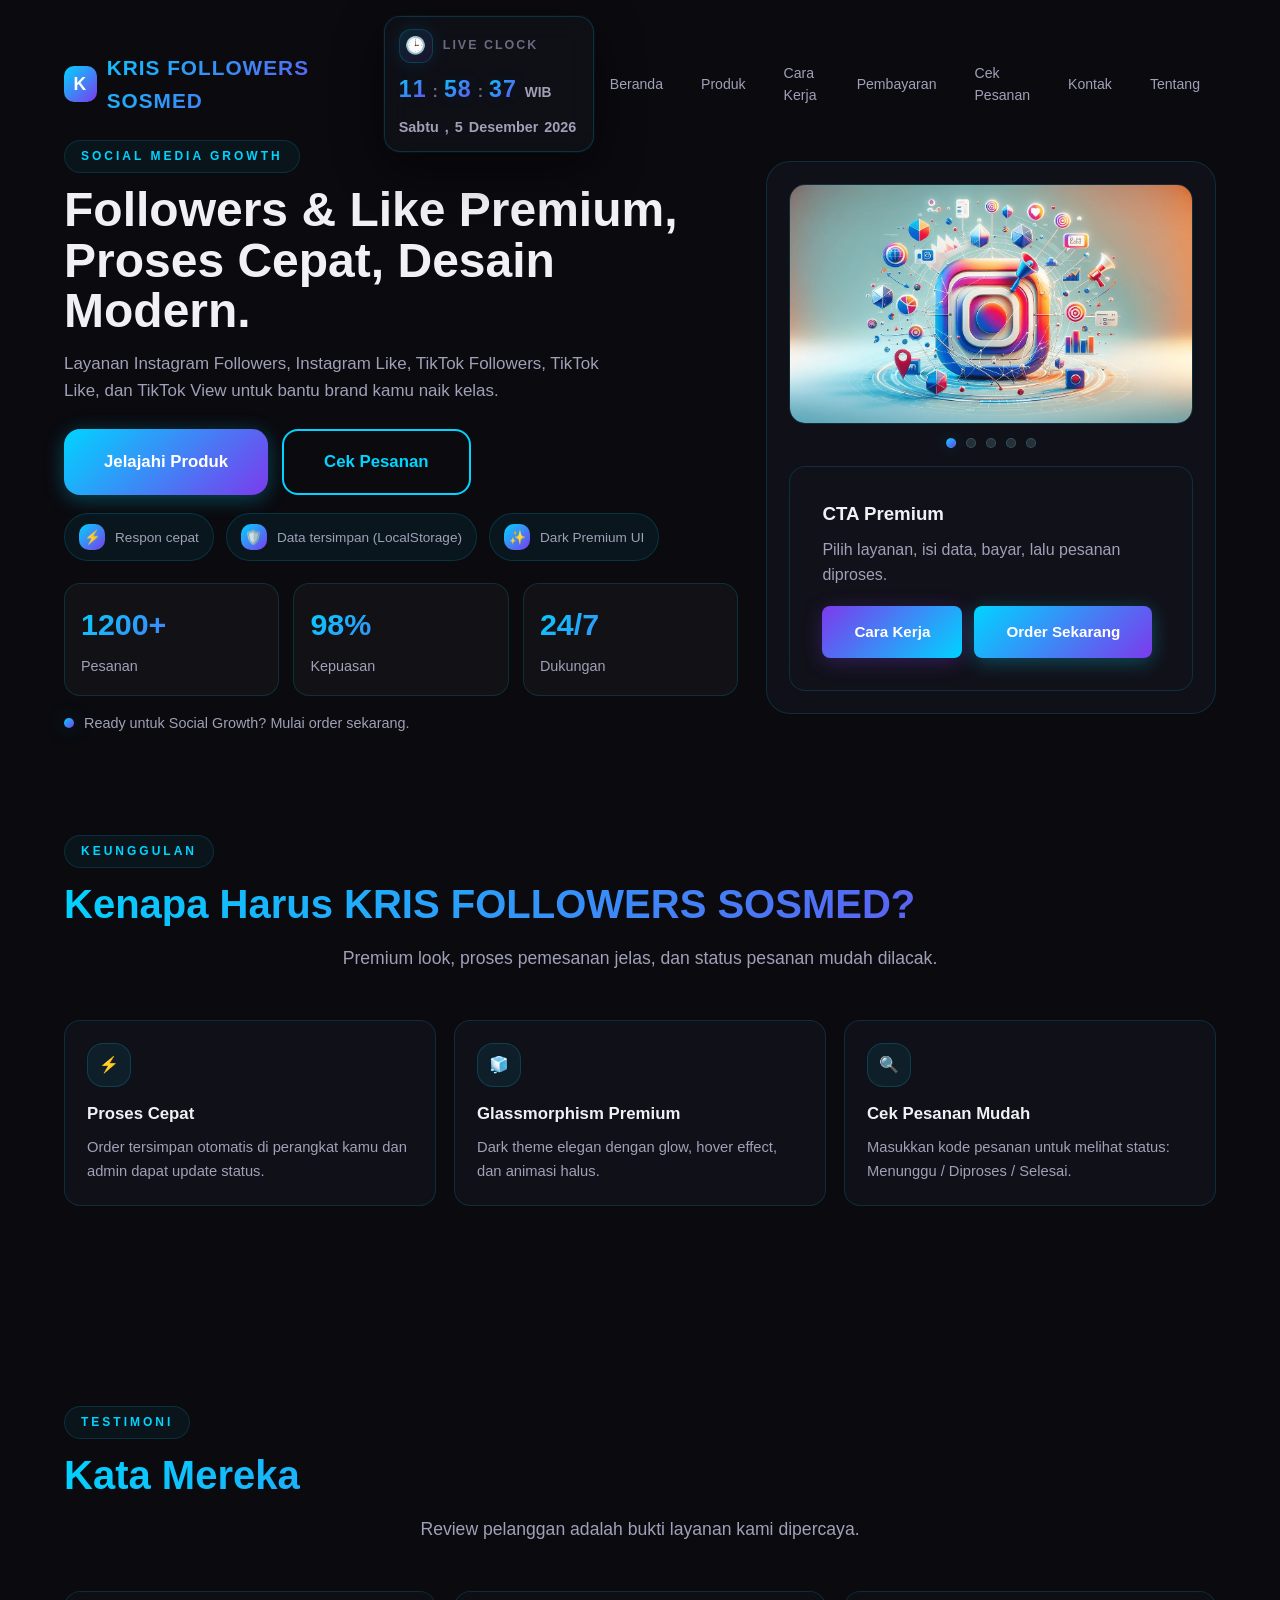
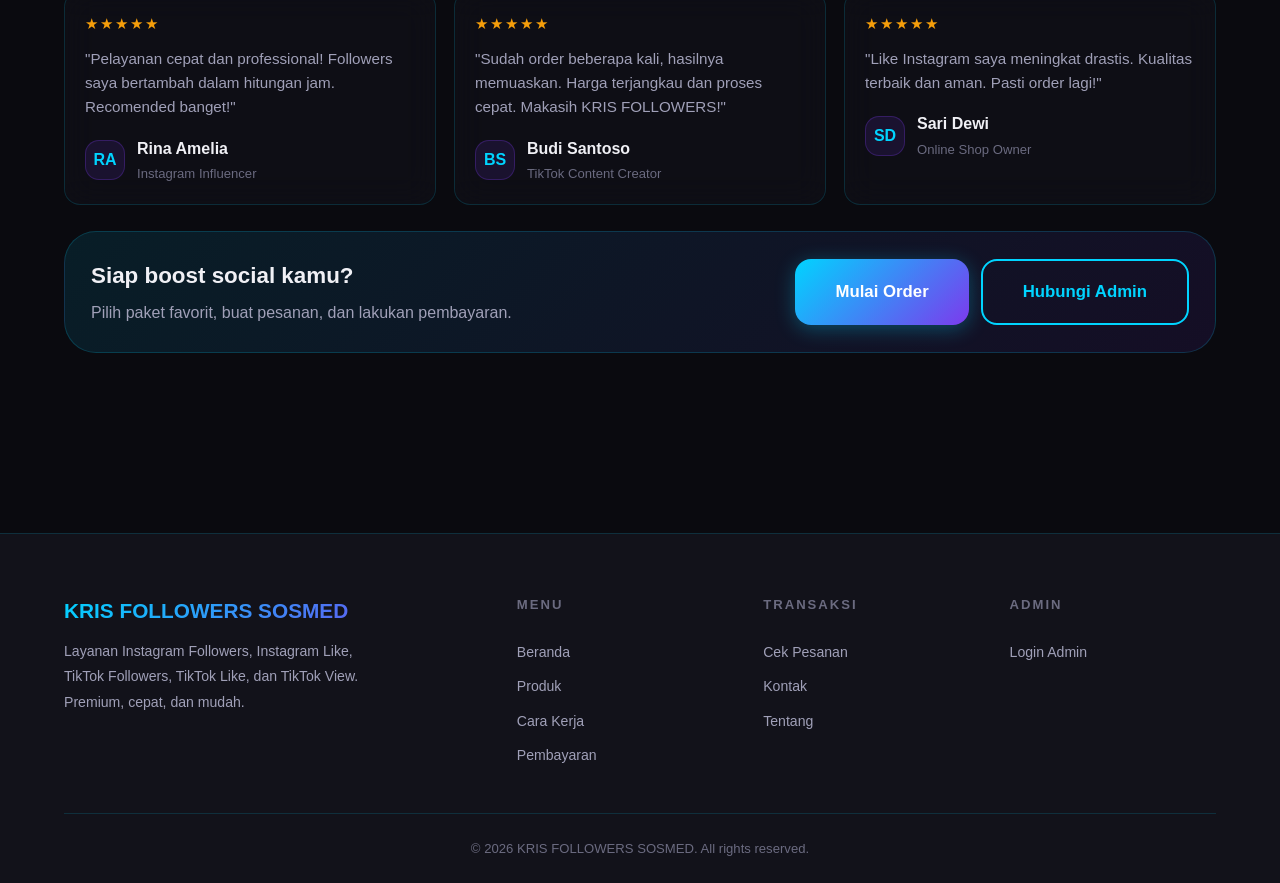
<file: index.html>
<!doctype html>
<html lang="id">
<head>
  <meta charset="utf-8" />
  <meta name="viewport" content="width=device-width, initial-scale=1" />
  <title>KRIS FOLLOWERS SOSMED - Social Media Growth Premium</title>
  <link rel="stylesheet" href="assets/css/base.css" />
  <link rel="stylesheet" href="assets/css/components.css" />
  <style>
    /* Page-specific premium bits */
    .hero-wrap{padding-top:140px}
    .hero-grid{display:grid;grid-template-columns:1.2fr .8fr;gap:28px;align-items:center}
    .hero-title{font-size:3rem;font-weight:900;line-height:1.05;margin-bottom:14px}
    .hero-sub{color:var(--text-secondary);font-size:1.06rem;margin-bottom:24px;max-width:560px}
    .hero-cta{display:flex;gap:14px;flex-wrap:wrap;justify-content:flex-start}
    .hero-badges{display:flex;gap:12px;flex-wrap:wrap;margin-top:18px}
    .badge{border:1px solid var(--border-color);background:rgba(0,212,255,.06);padding:10px 14px;border-radius:999px;color:var(--text-secondary);font-size:.85rem;display:flex;gap:10px;align-items:center}
    .badge i{width:26px;height:26px;border-radius:10px;background:linear-gradient(135deg,#00d4ff,#7c3aed);display:inline-flex;align-items:center;justify-content:center;color:#fff;font-style:normal;font-weight:800}
    .hero-panel{background:var(--bg-glass);border:1px solid var(--border-color);border-radius:var(--radius-lg);padding:22px;backdrop-filter:blur(18px);-webkit-backdrop-filter:blur(18px)}
    .banner-slider{position:relative}
    .banner-slide{display:none;opacity:0;transform:translateY(10px);transition:all .5s ease}
    .banner-slide.active{display:block;opacity:1;transform:translateY(0)}
    .banner-img{width:100%;height:240px;object-fit:cover;border-radius:var(--radius-md);border:1px solid var(--border-color)}
    .banner-dots{display:flex;gap:10px;justify-content:center;margin-top:14px}
    .banner-dot{width:10px;height:10px;border-radius:50%;background:rgba(255,255,255,.12);border:1px solid rgba(0,212,255,.25);cursor:pointer;transition:var(--transition)}
    .banner-dot.active{background:var(--gradient-primary);box-shadow:0 0 18px rgba(0,212,255,.25)}
    .stats-grid{display:grid;grid-template-columns:repeat(3,1fr);gap:14px;margin-top:26px}
    .stat-card{background:rgba(255,255,255,.03);border:1px solid var(--border-color);border-radius:var(--radius-md);padding:16px}
    .stat-val{font-size:1.9rem;font-weight:900;background:var(--gradient-primary);-webkit-background-clip:text;-webkit-text-fill-color:transparent;display:block;margin-bottom:4px}
    .stat-lbl{color:var(--text-secondary);font-size:.9rem}
    .section-title{margin-top:0}
    .feature-grid{display:grid;grid-template-columns:repeat(3,1fr);gap:18px}
    .feature-item{padding:22px;border-radius:var(--radius-md)}
    .feature-item .icon{width:44px;height:44px;border-radius:16px;display:flex;align-items:center;justify-content:center;background:rgba(0,212,255,.08);border:1px solid rgba(0,212,255,.18);margin-bottom:14px}
    .feature-item h3{font-size:1.05rem;margin-bottom:8px}
    .feature-item p{color:var(--text-secondary);font-size:.92rem}
    .testimonials{display:grid;grid-template-columns:repeat(3,1fr);gap:18px}
    .testimonial-card{background:var(--bg-glass-2);border:1px solid var(--border-color);border-radius:var(--radius-md);padding:20px;backdrop-filter:blur(16px);-webkit-backdrop-filter:blur(16px);transition:var(--transition);min-height:170px}
    .testimonial-card:hover{transform:translateY(-4px);box-shadow:var(--shadow-glow)}
    .testimonial-stars{color:var(--accent);letter-spacing:2px;margin-bottom:10px;font-size:.95rem}
    .testimonial-text{color:var(--text-secondary);margin-bottom:16px;font-size:.95rem}
    .testimonial-author{display:flex;gap:12px;align-items:center}
    .testimonial-avatar{width:40px;height:40px;border-radius:14px;background:rgba(124,58,237,.12);border:1px solid rgba(124,58,237,.28);display:flex;align-items:center;justify-content:center;font-weight:900;color:var(--primary)}
    .testimonial-name{font-weight:800}
    .testimonial-role{font-size:.82rem;color:var(--text-muted);margin-top:2px}
    .cta-band{margin-top:26px;background:linear-gradient(135deg,rgba(0,212,255,.10),rgba(124,58,237,.10));border:1px solid rgba(0,212,255,.18);border-radius:var(--radius-xl);padding:26px;display:flex;align-items:center;justify-content:space-between;gap:18px;flex-wrap:wrap}
    .cta-band h2{margin:0;font-size:1.4rem}
    .cta-band p{margin:6px 0 0;color:var(--text-secondary)}
    .floating-note{display:flex;align-items:center;gap:10px;color:var(--text-secondary);font-size:.9rem;margin-top:16px}
    .floating-note .dot{width:10px;height:10px;border-radius:50%;background:var(--gradient-primary);box-shadow:0 0 20px rgba(0,212,255,.25)}
    @media (max-width: 900px){.hero-grid{grid-template-columns:1fr;}.feature-grid{grid-template-columns:1fr;}.testimonials{grid-template-columns:1fr;}.stats-grid{grid-template-columns:1fr;}}
  </style>
</head>
<body>
  <!-- Loading Screen -->
  <div id="loading-screen" class="loading-screen" aria-live="polite" aria-busy="true">
    <div class="loading-icon">✦</div>
    <div class="loading-logo">KRIS FOLLOWERS SOSMED</div>
    <div class="loading-sub">Premium Social Media Growth</div>
    <div class="loading-bar-wrapper"><div class="loading-bar"></div></div>
  </div>

  <!-- Header -->
  <header class="header">
      <div class="header-inner">
      	<a class="header-logo" href="index.html" aria-label="KRIS FOLLOWERS SOSMED">
      	  <span class="header-logo-icon">K</span>
      	  <span>KRIS FOLLOWERS SOSMED</span>
      	</a>

      	<div id="kfs-live-clock" class="kfs-clock-card kfs-fade-in" aria-label="Jam Live">
      	  <div class="kfs-clock-top">
      	    <span class="kfs-clock-icon" aria-hidden="true">🕒</span>
      	    <span class="kfs-clock-title">LIVE CLOCK</span>
      	  </div>
      	  <div class="kfs-clock-time">
      	    <span id="kfs-clock-hh">00</span>
      	    <span class="kfs-clock-sep">:</span>
      	    <span id="kfs-clock-mm">00</span>
      	    <span class="kfs-clock-sep">:</span>
      	    <span id="kfs-clock-ss">00</span>
      	    <span class="kfs-clock-wib"> WIB</span>
      	  </div>
      	  <div class="kfs-clock-date">
      	    <span id="kfs-clock-day">Rabu</span>,
      	    <span id="kfs-clock-date">17</span>
      	    <span id="kfs-clock-month">Juni</span>
      	    <span id="kfs-clock-year">2026</span>
      	  </div>
      	</div>

      	<nav class="nav-links" aria-label="Menu utama">

        <a href="beranda.html">Beranda</a>
        <a href="produk.html">Produk</a>
        <a href="cara-kerja.html">Cara Kerja</a>
        <a href="pembayaran.html">Pembayaran</a>
        <a href="cek-pesanan.html">Cek Pesanan</a>
        <a href="kontak.html">Kontak</a>
        <a href="tentang.html">Tentang</a>
      </nav>

      <button class="hamburger" type="button" aria-label="Buka menu">
        <span></span><span></span><span></span>
      </button>
    </div>
  </header>

  <!-- Main -->
  <main>
    <section class="section hero-wrap">
      <div class="container hero-grid">
        <div>
          <div class="section-label floating">Social Media Growth</div>
          <h1 class="hero-title">Followers & Like Premium, Proses Cepat, Desain Modern.</h1>
          <p class="hero-sub">Layanan Instagram Followers, Instagram Like, TikTok Followers, TikTok Like, dan TikTok View untuk bantu brand kamu naik kelas.</p>
          <div class="hero-cta">
            <a class="btn btn-primary btn-lg" href="produk.html">Jelajahi Produk</a>
            <a class="btn btn-secondary btn-lg" href="cek-pesanan.html">Cek Pesanan</a>
          </div>
          <div class="hero-badges">
            <div class="badge"><i>⚡</i> Respon cepat</div>
            <div class="badge"><i>🛡️</i> Data tersimpan (LocalStorage)</div>
            <div class="badge"><i>✨</i> Dark Premium UI</div>
          </div>

          <div class="stats-grid" style="margin-top:22px">
            <div class="stat-card"><span class="stat-val hero-stat-value">1200+</span><span class="stat-lbl">Pesanan</span></div>
            <div class="stat-card"><span class="stat-val hero-stat-value">98%</span><span class="stat-lbl">Kepuasan</span></div>
            <div class="stat-card"><span class="stat-val hero-stat-value">24/7</span><span class="stat-lbl">Dukungan</span></div>
          </div>

          <div class="floating-note"><span class="dot"></span><span>Ready untuk Social Growth? Mulai order sekarang.</span></div>
        </div>

        <div class="hero-panel">
          <div class="banner-slider">
            <div class="banner-slide active">
              <img class="banner-img" loading="lazy" src="assets/banner/banner1.jpg" alt="Instagram Marketing" />
            </div>
            <div class="banner-slide">
              <img class="banner-img" loading="lazy" src="assets/banner/banner2.jpg" alt="TikTok Marketing" />
            </div>
            <div class="banner-slide">
              <img class="banner-img" loading="lazy" src="assets/banner/banner3.jpg" alt="Social Media Growth" />
            </div>
            <div class="banner-slide">
              <img class="banner-img" loading="lazy" src="assets/banner/banner4.jpg" alt="Followers Boost" />
            </div>
            <div class="banner-slide">
              <img class="banner-img" loading="lazy" src="assets/banner/banner5.jpg" alt="Like & View Services" />
            </div>

            <div class="banner-dots" aria-label="Kontrol slider">
              <div class="banner-dot active" tabindex="0" role="button" aria-label="Slide 1"></div>
              <div class="banner-dot" tabindex="0" role="button" aria-label="Slide 2"></div>
              <div class="banner-dot" tabindex="0" role="button" aria-label="Slide 3"></div>
              <div class="banner-dot" tabindex="0" role="button" aria-label="Slide 4"></div>
              <div class="banner-dot" tabindex="0" role="button" aria-label="Slide 5"></div>
            </div>
          </div>

          <div style="margin-top:18px" class="glass-card">
            <h3 style="margin-bottom:8px">CTA Premium</h3>
            <p style="color:var(--text-secondary);margin-bottom:18px">Pilih layanan, isi data, bayar, lalu pesanan diproses.</p>
            <div style="display:flex;gap:12px;flex-wrap:wrap">
              <a class="btn btn-accent" href="cara-kerja.html">Cara Kerja</a>
              <a class="btn btn-primary" href="produk.html">Order Sekarang</a>
            </div>
          </div>
        </div>
      </div>
    </section>

    <section class="section" style="padding-top:0">
      <div class="container">
        <div class="section-label">Keunggulan</div>
        <h2 class="section-title">Kenapa Harus KRIS FOLLOWERS SOSMED?</h2>
        <p class="section-subtitle">Premium look, proses pemesanan jelas, dan status pesanan mudah dilacak.</p>

        <div class="feature-grid">
          <div class="glass-card feature-item">
            <div class="icon">⚡</div>
            <h3>Proses Cepat</h3>
            <p>Order tersimpan otomatis di perangkat kamu dan admin dapat update status.</p>
          </div>
          <div class="glass-card feature-item">
            <div class="icon">🧊</div>
            <h3>Glassmorphism Premium</h3>
            <p>Dark theme elegan dengan glow, hover effect, dan animasi halus.</p>
          </div>
          <div class="glass-card feature-item">
            <div class="icon">🔍</div>
            <h3>Cek Pesanan Mudah</h3>
            <p>Masukkan kode pesanan untuk melihat status: Menunggu / Diproses / Selesai.</p>
          </div>
        </div>
      </div>
    </section>

    <section class="section">
      <div class="container">
        <div class="section-label">Testimoni</div>
        <h2 class="section-title">Kata Mereka</h2>
        <p class="section-subtitle">Review pelanggan adalah bukti layanan kami dipercaya.</p>

        <div id="testimonials-grid" class="testimonials"></div>

        <div class="cta-band">
          <div>
            <h2>Siap boost social kamu?</h2>
            <p>Pilih paket favorit, buat pesanan, dan lakukan pembayaran.</p>
          </div>
          <div style="display:flex;gap:12px;flex-wrap:wrap">
            <a class="btn btn-primary btn-lg" href="produk.html">Mulai Order</a>
            <a class="btn btn-secondary btn-lg" href="kontak.html">Hubungi Admin</a>
          </div>
        </div>
      </div>
    </section>
  </main>

  <!-- Footer -->
  <footer class="footer">
    <div class="container">
      <div class="footer-grid">
        <div class="footer-brand">
          <h3>KRIS FOLLOWERS SOSMED</h3>
          <p>Layanan Instagram Followers, Instagram Like, TikTok Followers, TikTok Like, dan TikTok View. Premium, cepat, dan mudah.</p>
        </div>
        <div class="footer-col">
          <h4>Menu</h4>
          <a href="beranda.html">Beranda</a>
          <a href="produk.html">Produk</a>
          <a href="cara-kerja.html">Cara Kerja</a>
          <a href="pembayaran.html">Pembayaran</a>
        </div>
        <div class="footer-col">
          <h4>Transaksi</h4>
          <a href="cek-pesanan.html">Cek Pesanan</a>
          <a href="kontak.html">Kontak</a>
          <a href="tentang.html">Tentang</a>
        </div>
        <div class="footer-col">
          <h4>Admin</h4>
          <a href="admin-login.html">Login Admin</a>
        </div>
      </div>
      <div class="footer-bottom">© <span id="year"></span> KRIS FOLLOWERS SOSMED. All rights reserved.</div>
    </div>
  </footer>

  <script>
    document.getElementById('year').textContent = new Date().getFullYear();
  </script>
  <script defer src="assets/js/main.js"></script>
</body>
</html>
</file>
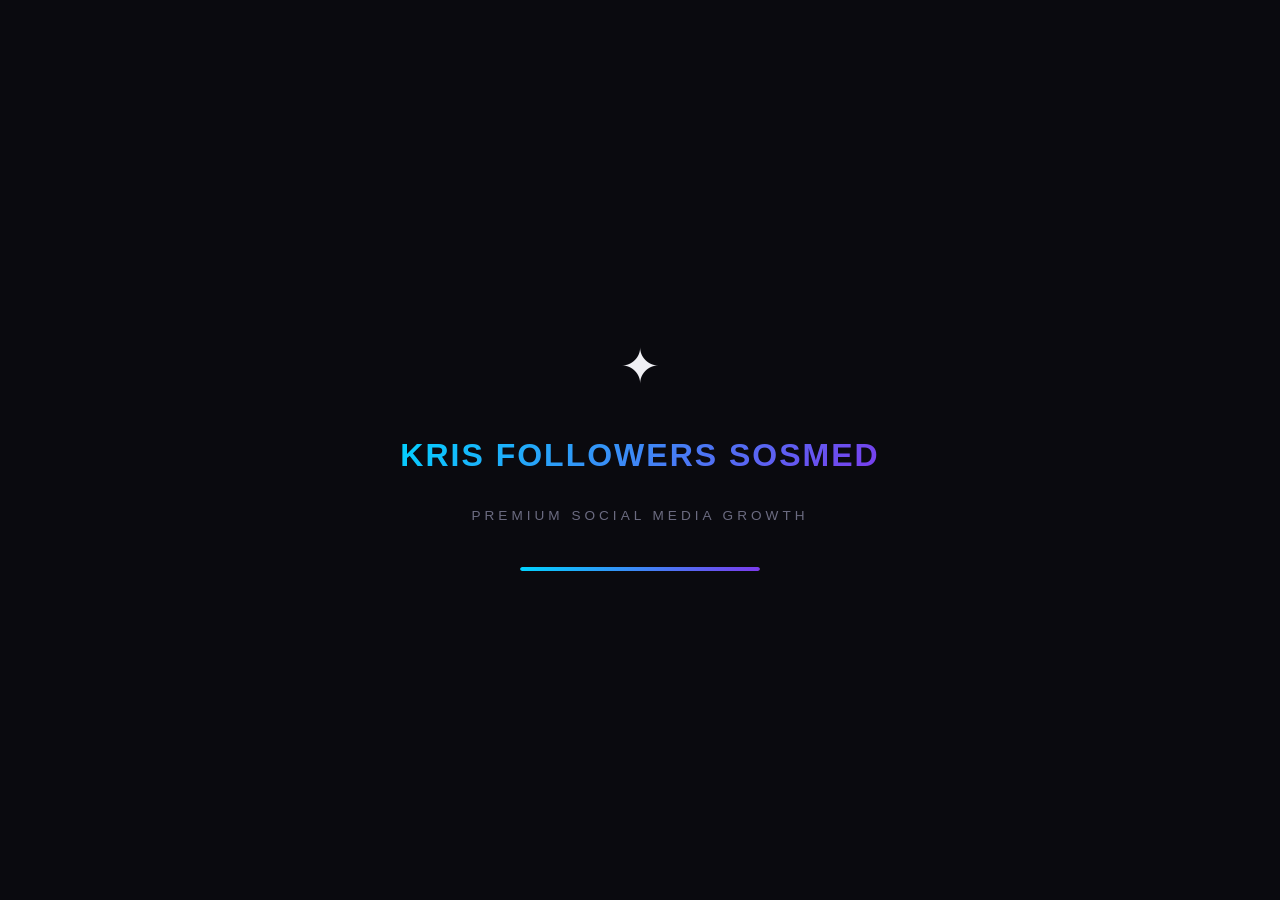
<file: admin-dashboard.html>
<!doctype html>
<html lang="id">
<head>
  <meta charset="utf-8" />
  <meta name="viewport" content="width=device-width, initial-scale=1" />
  <title>Admin Dashboard - KRIS FOLLOWERS SOSMED</title>
  <link rel="stylesheet" href="assets/css/base.css" />
  <link rel="stylesheet" href="assets/css/components.css" />
</head>
<body>
  <div id="loading-screen" class="loading-screen" aria-live="polite" aria-busy="true">
    <div class="loading-icon">✦</div>
    <div class="loading-logo">KRIS FOLLOWERS SOSMED</div>
    <div class="loading-sub">Premium Social Media Growth</div>
    <div class="loading-bar-wrapper"><div class="loading-bar"></div></div>
  </div>

  <div class="admin-layout">
    <aside class="admin-sidebar">
      <div class="admin-sidebar-brand">KRIS ADMIN</div>
      <nav class="admin-sidebar-nav">
        <a class="active" href="#orders" onclick="document.getElementById('admin-orders-section').scrollIntoView({behavior:'smooth'})">Pesanan</a>
        <a href="#products" onclick="document.getElementById('admin-products-section').scrollIntoView({behavior:'smooth'})">Produk</a>
        <a href="#clock-settings" onclick="document.getElementById('admin-clock-settings-section').scrollIntoView({behavior:'smooth'})">Pengaturan Jam</a>
        <a href="#clock-settings" onclick="document.getElementById('admin-clock-settings-section').scrollIntoView({behavior:'smooth'})">Clock Settings</a>
        <a href="#customer-messages" onclick="document.getElementById('admin-customer-section').scrollIntoView({behavior:'smooth'})" style="position:relative">
          <span>📩 Pesan Customer</span>
          <span id="admin-customer-badge" class="bb-badge-red" style="display:none;position:absolute;right:-6px;top:-6px">0</span>
        </a>
        <a href="admin-login.html" onclick="event.preventDefault();adminLogout()">Logout</a>
      </nav>

      <div style="margin-top:18px;color:var(--text-muted);font-size:.85rem;line-height:1.7">
        Kelola pesanan & produk. Semua tersimpan di LocalStorage.
      </div>
    </aside>

    <section class="admin-main">
      <div class="admin-header">
        <div class="admin-header-left" style="display:flex;align-items:center;gap:14px;flex-wrap:wrap">
          <h1 style="margin:0">Dashboard Admin</h1>
          <div id="kfs-live-clock" class="kfs-clock-card kfs-fade-in" aria-label="Jam Live">
            <div class="kfs-clock-top">
              <span class="kfs-clock-icon" aria-hidden="true">🕒</span>
              <span class="kfs-clock-title">LIVE CLOCK</span>
            </div>
            <div class="kfs-clock-time">
              <span id="kfs-clock-hh">00</span>
              <span class="kfs-clock-sep">:</span>
              <span id="kfs-clock-mm">00</span>
              <span class="kfs-clock-sep">:</span>
              <span id="kfs-clock-ss">00</span>
              <span id="kfs-clock-tz"> WIB</span>
            </div>
            <div class="kfs-clock-date">
              <span id="kfs-clock-day">Rabu</span>,
              <span id="kfs-clock-date">17</span>
              <span id="kfs-clock-month">Juni</span>
              <span id="kfs-clock-year">2026</span>
            </div>
            <div class="kfs-clock-subtitle">
              Mode: <span id="kfs-clock-mode-badge" class="kfs-clock-mode-badge kfs-auto-badge">🟢 Auto Mode</span>
            </div>
          </div>
        </div>
        <button class="admin-logout-btn" type="button" onclick="adminLogout()">Logout</button>
      </div>


      <div id="admin-stats" class="admin-stats-grid"></div>

      <div id="admin-clock-settings-section" class="glass-card" style="padding:22px;margin-bottom:18px">
        <div style="display:flex;gap:12px;align-items:center;justify-content:space-between;flex-wrap:wrap;margin-bottom:12px">
          <div>
            <h2 style="font-size:1.15rem;margin:0">⏱️ Pengaturan Jam</h2>
            <div style="color:var(--text-muted);font-size:.88rem;margin-top:6px;line-height:1.6">Atur mode Auto/Manual, zona waktu, dan jam/tanggal.</div>
          </div>
          <div class="kfs-mode-indicator-wrap" style="display:flex;gap:10px;align-items:center;flex-wrap:wrap">
            <span class="kfs-mode-pill kfs-auto" id="kfs-mode-pill-auto" aria-label="Auto Mode">🟢 Auto Mode</span>
            <span class="kfs-mode-pill kfs-manual" id="kfs-mode-pill-manual" aria-label="Manual Mode">🟠 Manual Mode</span>
          </div>
        </div>

        <div class="kfs-clock-settings-grid">
          <div class="form-group">
            <label for="kfs-clock-mode">Mode</label>
            <select id="kfs-clock-mode" onchange="kfsOnModeChange()">
              <option value="auto">Auto Time</option>
              <option value="manual">Manual Time</option>
            </select>
          </div>

          <div class="kfs-clock-mode-toggle-legend" aria-hidden="true" style="grid-column:1/-1;margin-top:-6px">
            <span class="kfs-clock-mode-pill-auto">🟢 Auto Mode</span>
            <span class="kfs-clock-mode-pill-manual">🟠 Manual Mode</span>
          </div>

          <div class="form-group">
            <label for="kfs-clock-timezone">Zona Waktu</label>
            <select id="kfs-clock-timezone">
              <option value="WIB">WIB (UTC+7)</option>
              <option value="WITA">WITA (UTC+8)</option>
              <option value="WIT">WIT (UTC+9)</option>
              <option value="UTC">UTC</option>
            </select>
          </div>

          <div class="form-group">
            <label for="kfs-clock-manual-time">Input Jam Manual (HH:MM:SS)</label>
            <input id="kfs-clock-manual-time" type="text" placeholder="05:30:00" inputmode="numeric" />
          </div>

          <div class="form-group">
            <label for="kfs-clock-manual-date">Input Tanggal Manual</label>
            <input id="kfs-clock-manual-date" type="date" />
          </div>

          <div class="kfs-clock-settings-actions">
            <button class="btn btn-primary" type="button" onclick="kfsSaveClockSettings()">Simpan</button>
            <button class="btn btn-secondary" type="button" onclick="kfsResetToAuto()">Reset ke Waktu Otomatis</button>
            <button class="btn btn-accent" type="button" onclick="kfsSyncWithSystem()">Sinkronkan dengan Waktu Sistem</button>
            <button class="btn btn-secondary" type="button" onclick="kfsResetClockSettings()" style="border-color:rgba(124,58,237,0.35);color:rgba(124,58,237,1)">Reset Pengaturan Jam</button>
          </div>

          <div class="kfs-clock-settings-hint">
            <div>🧠 Saat Manual Time aktif, jam akan berjalan real-time dari waktu awal yang admin input.</div>
            <div style="margin-top:6px;color:var(--text-muted)">Tersimpan di LocalStorage (persist saat refresh).</div>
          </div>
        </div>
      </div>

      <div id="admin-orders-section" class="glass-card" style="padding:22px;margin-bottom:18px">

        <div style="display:flex;gap:12px;align-items:center;justify-content:space-between;flex-wrap:wrap;margin-bottom:12px">
          <h2 style="font-size:1.15rem;margin:0">Semua Pesanan</h2>
          <div class="admin-actions">
            <input id="admin-search" type="search" placeholder="Cari kode/nama/produk..." style="padding:10px 12px;background:var(--bg-dark);border:1px solid var(--border-color);border-radius:var(--radius-sm);color:var(--text-primary);font-family:var(--font-main);width:280px;max-width:80vw" />
          </div>
        </div>
        <div id="admin-orders-table"></div>
      </div>

      <div id="admin-products-section" class="glass-card" style="padding:22px">
        <div style="display:flex;gap:12px;align-items:center;justify-content:space-between;flex-wrap:wrap;margin-bottom:12px">
          <h2 style="font-size:1.15rem;margin:0">Kelola Produk</h2>
          <button class="btn btn-accent btn-sm" type="button" onclick="showAddProductForm()">Tambah Produk</button>
        </div>
        <div id="admin-products-table"></div>
      </div>

      <div id="admin-customer-section" class="glass-card" style="padding:22px;margin-top:18px">
        <div style="display:flex;gap:12px;align-items:center;justify-content:space-between;flex-wrap:wrap;margin-bottom:12px">
          <h2 style="font-size:1.15rem;margin:0">📩 Pesan Customer</h2>
          <div class="admin-actions" style="display:flex;gap:12px;flex-wrap:wrap;align-items:center">
            <input id="admin-customer-search" type="search" placeholder="Cari nama/email..." style="padding:10px 12px;background:var(--bg-dark);border:1px solid var(--border-color);border-radius:var(--radius-sm);color:var(--text-primary);font-family:var(--font-main);width:280px;max-width:70vw" />
          </div>
        </div>

        <div style="display:flex;gap:12px;flex-wrap:wrap;margin-bottom:14px">
          <div class="form-group" style="margin:0;flex:1;min-width:200px">
            <label style="margin-bottom:8px">Kategori</label>
            <select id="admin-customer-filter-category" style="width:100%">
              <option value="">Semua</option>
              <option value="Keluhan">Keluhan</option>
              <option value="Kritik">Kritik</option>
              <option value="Saran">Saran</option>
              <option value="Pertanyaan">Pertanyaan</option>
            </select>
          </div>
          <div class="form-group" style="margin:0;flex:1;min-width:200px">
            <label style="margin-bottom:8px">Status</label>
            <select id="admin-customer-filter-status" style="width:100%">
              <option value="">Semua</option>
              <option value="Belum Dibaca">Belum Dibaca</option>
              <option value="Sudah Dibaca">Sudah Dibaca</option>
            </select>
          </div>
          <div class="form-group" style="margin:0;flex:1;min-width:200px">
            <label style="margin-bottom:8px">Tanggal</label>
            <select id="admin-customer-filter-date" style="width:100%">
              <option value="">Semua</option>
              <option value="today">Hari ini</option>
              <option value="last7">7 hari terakhir</option>
              <option value="last30">30 hari terakhir</option>
            </select>
          </div>
        </div>

        <div id="admin-customer-messages-stats" class="admin-stats-grid" style="margin-bottom:18px"></div>

        <div id="admin-customer-messages-table"></div>
      </div>
    </section>
  </div>


  <div id="toast" class="toast"></div>

  <script>
    // search re-render on input
    document.addEventListener('DOMContentLoaded', function(){
      var s = document.getElementById('admin-search');
      if(s){
        s.addEventListener('input', function(){
          if(window.renderAdminDashboard) renderAdminDashboard();
        });
      }
    });
  </script>

  <script defer src="assets/js/main.js"></script>
</body>
</html>
</file>
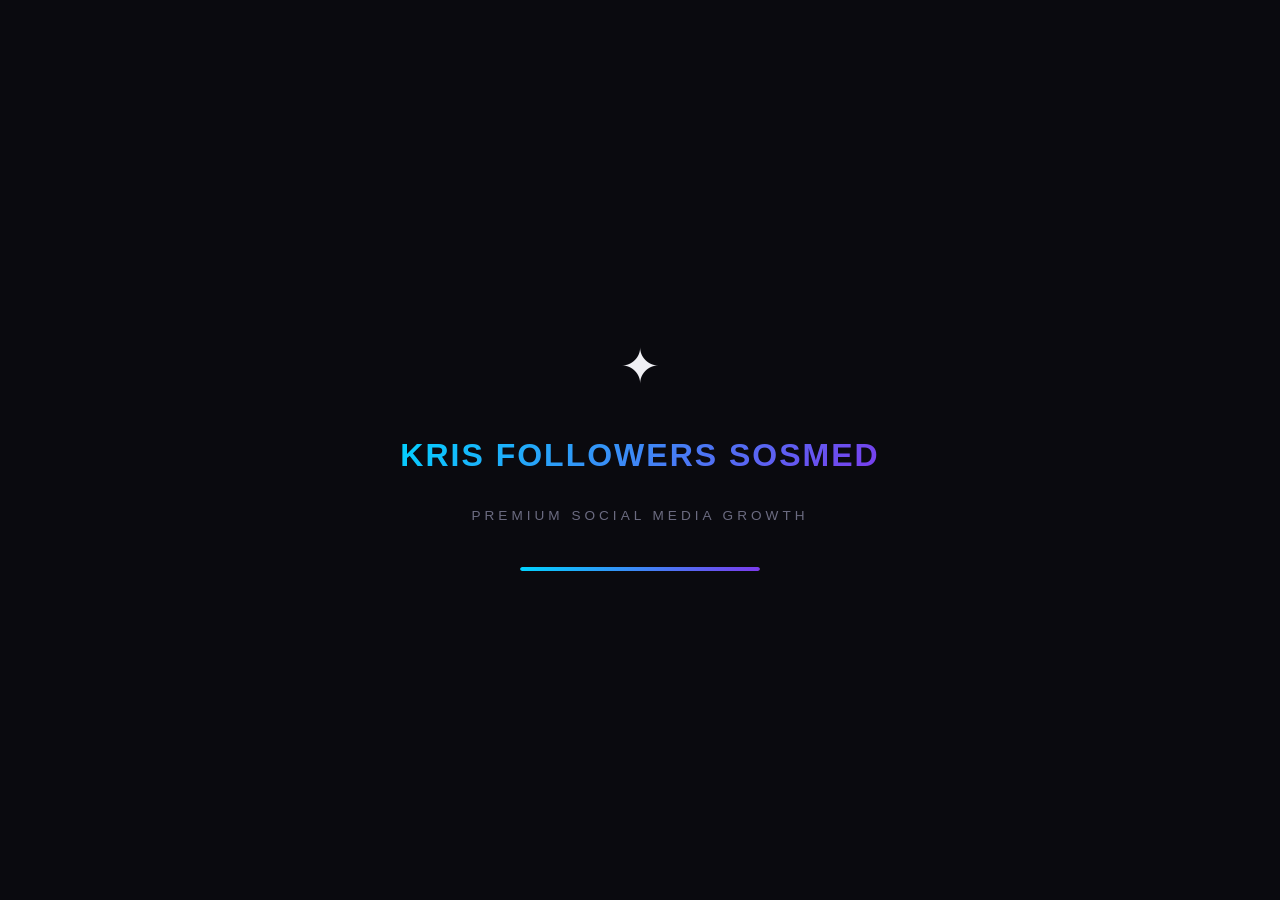
<file: admin-login.html>
<!doctype html>
<html lang="id">
<head>
  <meta charset="utf-8" />
  <meta name="viewport" content="width=device-width, initial-scale=1" />
  <title>Admin Login - KRIS FOLLOWERS SOSMED</title>
  <link rel="stylesheet" href="assets/css/base.css" />
  <link rel="stylesheet" href="assets/css/components.css" />
  <style>
    .admin-login-box .hint{color:var(--text-secondary);font-size:.88rem;margin-top:10px;line-height:1.7}
  </style>
</head>
<body>
  <div id="loading-screen" class="loading-screen" aria-live="polite" aria-busy="true">
    <div class="loading-icon">✦</div>
    <div class="loading-logo">KRIS FOLLOWERS SOSMED</div>
    <div class="loading-sub">Premium Social Media Growth</div>
    <div class="loading-bar-wrapper"><div class="loading-bar"></div></div>
  </div>

  <main class="admin-login-wrapper">
    <div class="admin-login-box">
      <h1>Login Admin</h1>
      <p>Developer / Admin hanya.</p>

      <div id="admin-login-error" class="admin-login-error"></div>

      <form onsubmit="event.preventDefault();adminLogin()">
        <div class="form-group">
          <label for="admin-email">Email / Nomor</label>
          <input id="admin-email" type="text" placeholder="ADMIN LOGIN" />
        </div>
        <div class="form-group">
          <label for="admin-password">Password</label>
          <input id="admin-password" type="password" placeholder="ADMIN LOGIN" />
        </div>
        <button class="btn btn-primary" style="width:100%" type="submit">Masuk</button>
        <div class="hint">Autentikasi disimpan menggunakan LocalStorage.</div>
      </form>
    </div>
  </main>

  <script defer src="assets/js/main.js"></script>
</body>
</html>
</file>
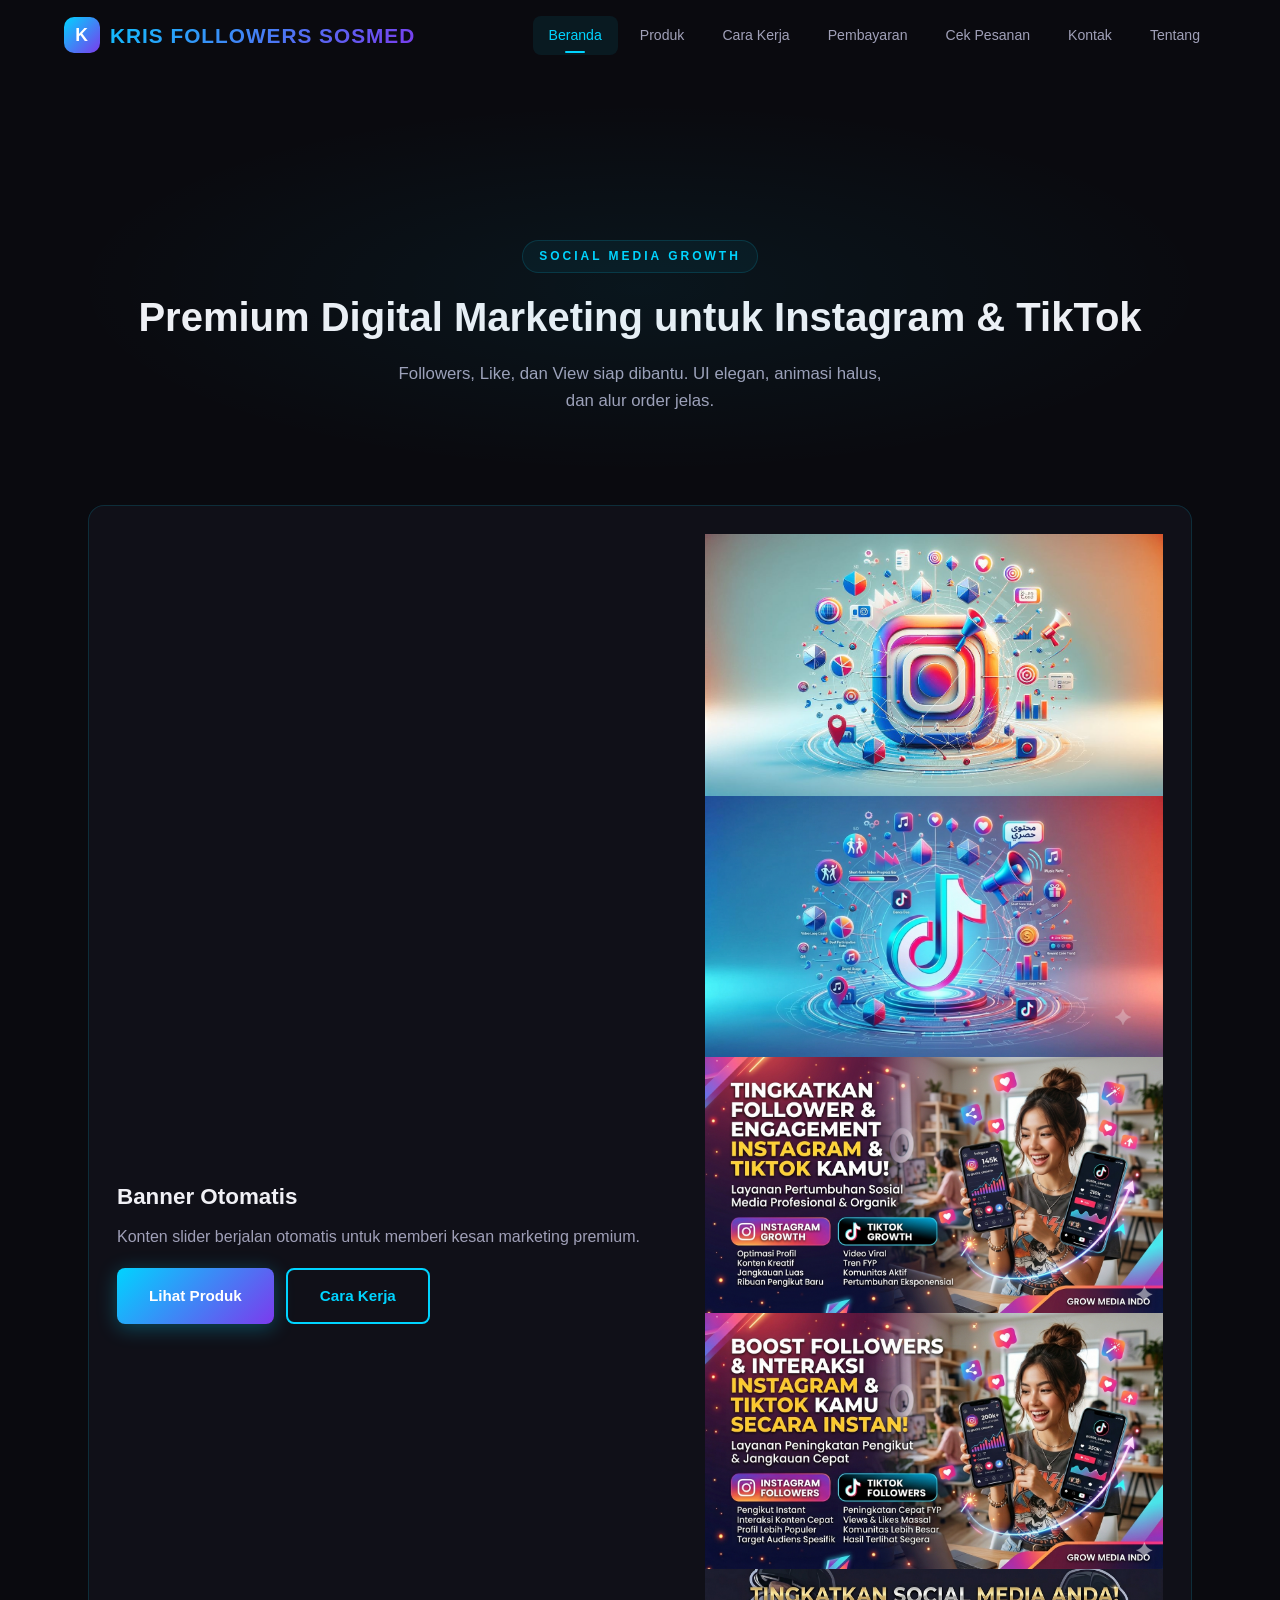
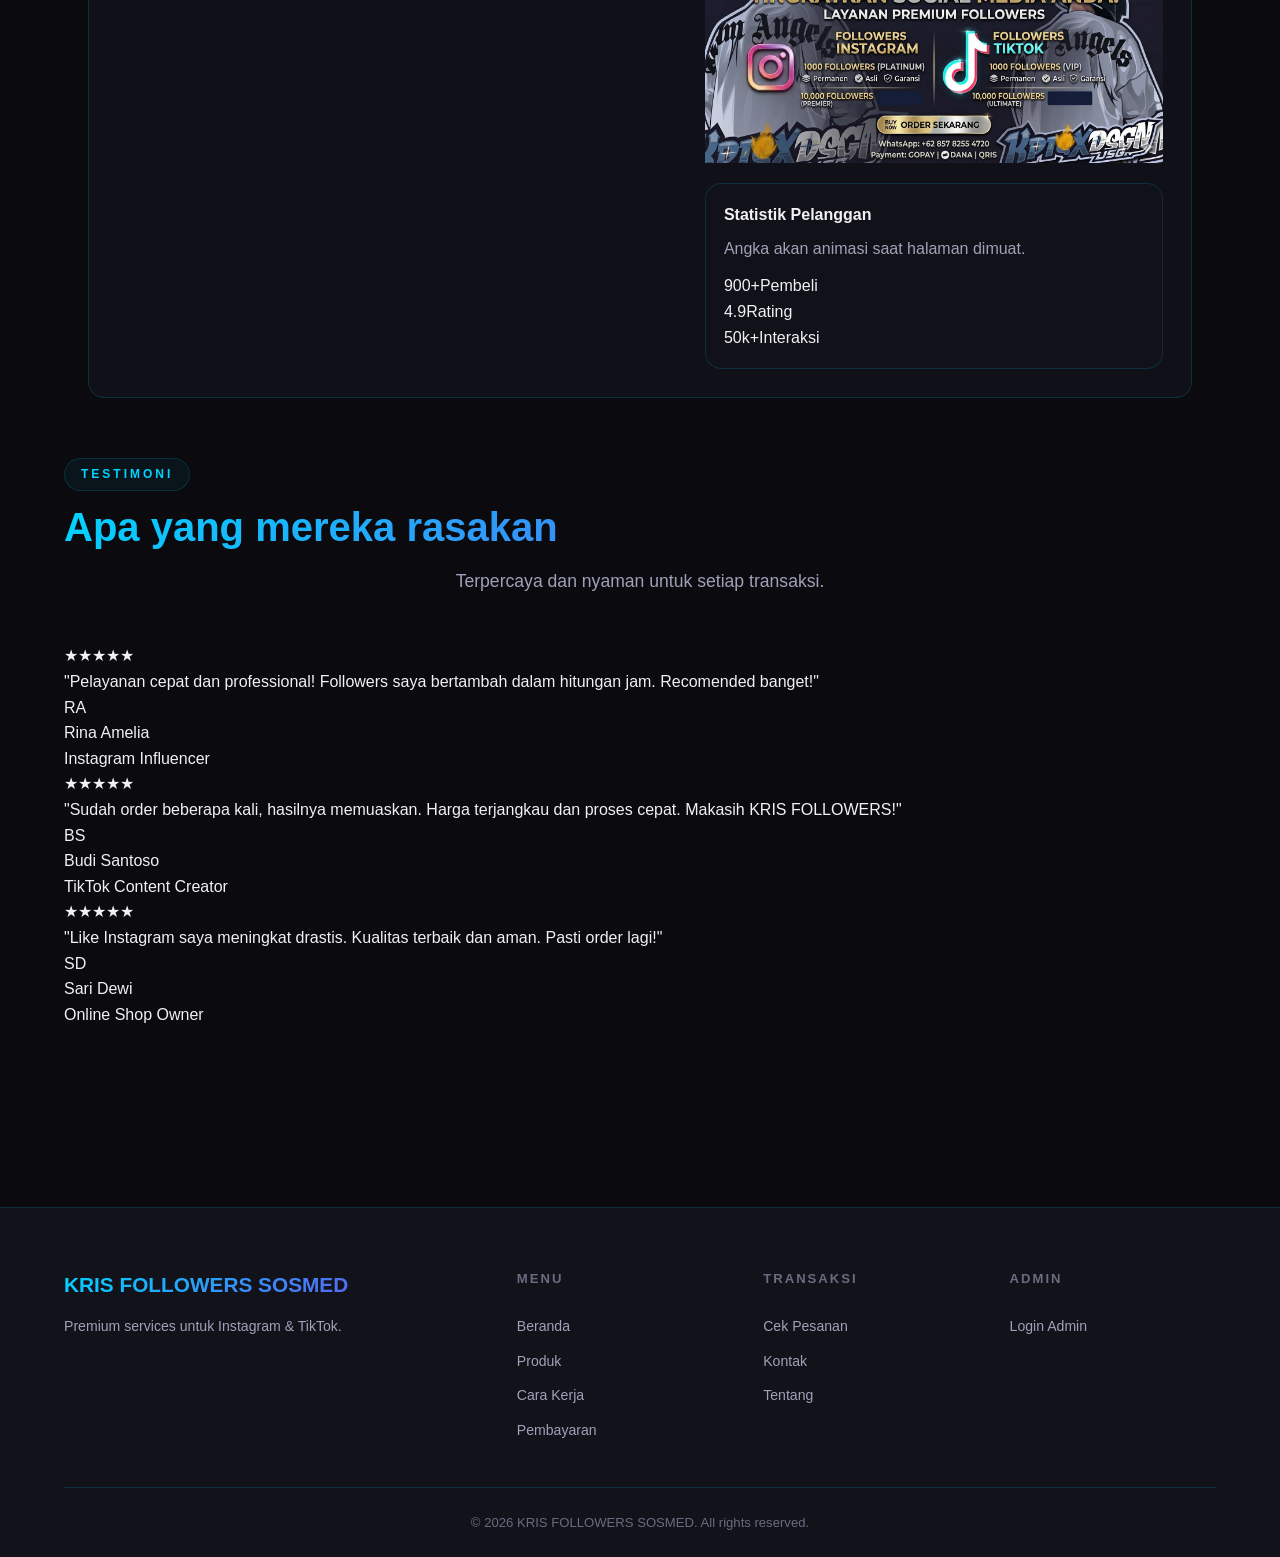
<file: beranda.html>
<!doctype html>
<html lang="id">
<head>
  <meta charset="utf-8" />
  <meta name="viewport" content="width=device-width, initial-scale=1" />
  <title>Beranda - KRIS FOLLOWERS SOSMED</title>
  <link rel="stylesheet" href="assets/css/base.css" />
  <link rel="stylesheet" href="assets/css/components.css" />
  <style>
    .spacer{height:20px}
  </style>
</head>
<body>
  <div id="loading-screen" class="loading-screen" aria-live="polite" aria-busy="true">
    <div class="loading-icon">✦</div>
    <div class="loading-logo">KRIS FOLLOWERS SOSMED</div>
    <div class="loading-sub">Premium Social Media Growth</div>
    <div class="loading-bar-wrapper"><div class="loading-bar"></div></div>
  </div>

  <header class="header">
    <div class="header-inner">
      <a class="header-logo" href="index.html">
        <span class="header-logo-icon">K</span>
        <span>KRIS FOLLOWERS SOSMED</span>
      </a>
      <nav class="nav-links">
        <a class="active" href="beranda.html">Beranda</a>
        <a href="produk.html">Produk</a>
        <a href="cara-kerja.html">Cara Kerja</a>
        <a href="pembayaran.html">Pembayaran</a>
        <a href="cek-pesanan.html">Cek Pesanan</a>
        <a href="kontak.html">Kontak</a>
        <a href="tentang.html">Tentang</a>
      </nav>
      <button class="hamburger" type="button" aria-label="Buka menu">
        <span></span><span></span><span></span>
      </button>
    </div>
  </header>

  <main>
    <section class="section hero-wrap">
      <div class="container">
        <div class="page-hero">
          <div class="section-label">Social Media Growth</div>
          <h1>Premium Digital Marketing untuk Instagram & TikTok</h1>
          <p>Followers, Like, dan View siap dibantu. UI elegan, animasi halus, dan alur order jelas.</p>
        </div>

        <div class="container" style="margin-top:30px">
          <div class="glass-card" style="padding:0;overflow:hidden">
            <div class="container" style="padding:28px">
              <div class="hero-grid" style="grid-template-columns:1.1fr .9fr;display:grid;gap:28px;align-items:center">
                <div>
                  <h2 style="font-size:1.4rem;margin-bottom:10px">Banner Otomatis</h2>
                  <p style="color:var(--text-secondary);margin-bottom:18px">Konten slider berjalan otomatis untuk memberi kesan marketing premium.</p>
                  <div style="display:flex;gap:12px;flex-wrap:wrap">
                    <a class="btn btn-primary" href="produk.html">Lihat Produk</a>
                    <a class="btn btn-secondary" href="cara-kerja.html">Cara Kerja</a>
                  </div>
                </div>
                <div>
                  <div class="banner-slider">
                    <div class="banner-slide active"><img class="banner-img" loading="lazy" src="assets/banner/banner1.jpg" alt="Instagram Marketing"></div>
                    <div class="banner-slide"><img class="banner-img" loading="lazy" src="assets/banner/banner2.jpg" alt="TikTok Marketing"></div>
                    <div class="banner-slide"><img class="banner-img" loading="lazy" src="assets/banner/banner3.jpg" alt="Social Media Growth"></div>
                    <div class="banner-slide"><img class="banner-img" loading="lazy" src="assets/banner/banner4.jpg" alt="Followers Boost"></div>
                    <div class="banner-slide"><img class="banner-img" loading="lazy" src="assets/banner/banner5.jpg" alt="Like & View Services"></div>
                    <div class="banner-dots">
                      <div class="banner-dot active" role="button"></div>
                      <div class="banner-dot" role="button"></div>
                      <div class="banner-dot" role="button"></div>
                      <div class="banner-dot" role="button"></div>
                      <div class="banner-dot" role="button"></div>
                    </div>
                  </div>
                  <div class="spacer"></div>
                  <div class="glass-card" style="padding:18px">
                    <h3 style="margin-bottom:8px;font-size:1rem">Statistik Pelanggan</h3>
                    <p style="color:var(--text-secondary);margin-bottom:12px">Angka akan animasi saat halaman dimuat.</p>
                    <div class="stats-grid">
                      <div class="stat-card"><span class="stat-val hero-stat-value">900+</span><span class="stat-lbl">Pembeli</span></div>
                      <div class="stat-card"><span class="stat-val hero-stat-value">4.9</span><span class="stat-lbl">Rating</span></div>
                      <div class="stat-card"><span class="stat-val hero-stat-value">50k+</span><span class="stat-lbl">Interaksi</span></div>
                    </div>
                  </div>
                </div>
              </div>
            </div>
          </div>
        </div>

        <div style="margin-top:60px">
          <div class="section-label">Testimoni</div>
          <h2 class="section-title">Apa yang mereka rasakan</h2>
          <p class="section-subtitle">Terpercaya dan nyaman untuk setiap transaksi.</p>
          <div id="testimonials-grid" class="testimonials"></div>
        </div>
      </div>
    </section>
  </main>

  <footer class="footer">
    <div class="container">
      <div class="footer-grid">
        <div class="footer-brand">
          <h3>KRIS FOLLOWERS SOSMED</h3>
          <p>Premium services untuk Instagram & TikTok.</p>
        </div>
        <div class="footer-col">
          <h4>Menu</h4>
          <a href="beranda.html">Beranda</a>
          <a href="produk.html">Produk</a>
          <a href="cara-kerja.html">Cara Kerja</a>
          <a href="pembayaran.html">Pembayaran</a>
        </div>
        <div class="footer-col">
          <h4>Transaksi</h4>
          <a href="cek-pesanan.html">Cek Pesanan</a>
          <a href="kontak.html">Kontak</a>
          <a href="tentang.html">Tentang</a>
        </div>
        <div class="footer-col">
          <h4>Admin</h4>
          <a href="admin-login.html">Login Admin</a>
        </div>
      </div>
      <div class="footer-bottom">© <span id="year"></span> KRIS FOLLOWERS SOSMED. All rights reserved.</div>
    </div>
  </footer>

  <script>
    document.getElementById('year').textContent = new Date().getFullYear();
  </script>
  <script defer src="assets/js/main.js"></script>
</body>
</html>
</file>
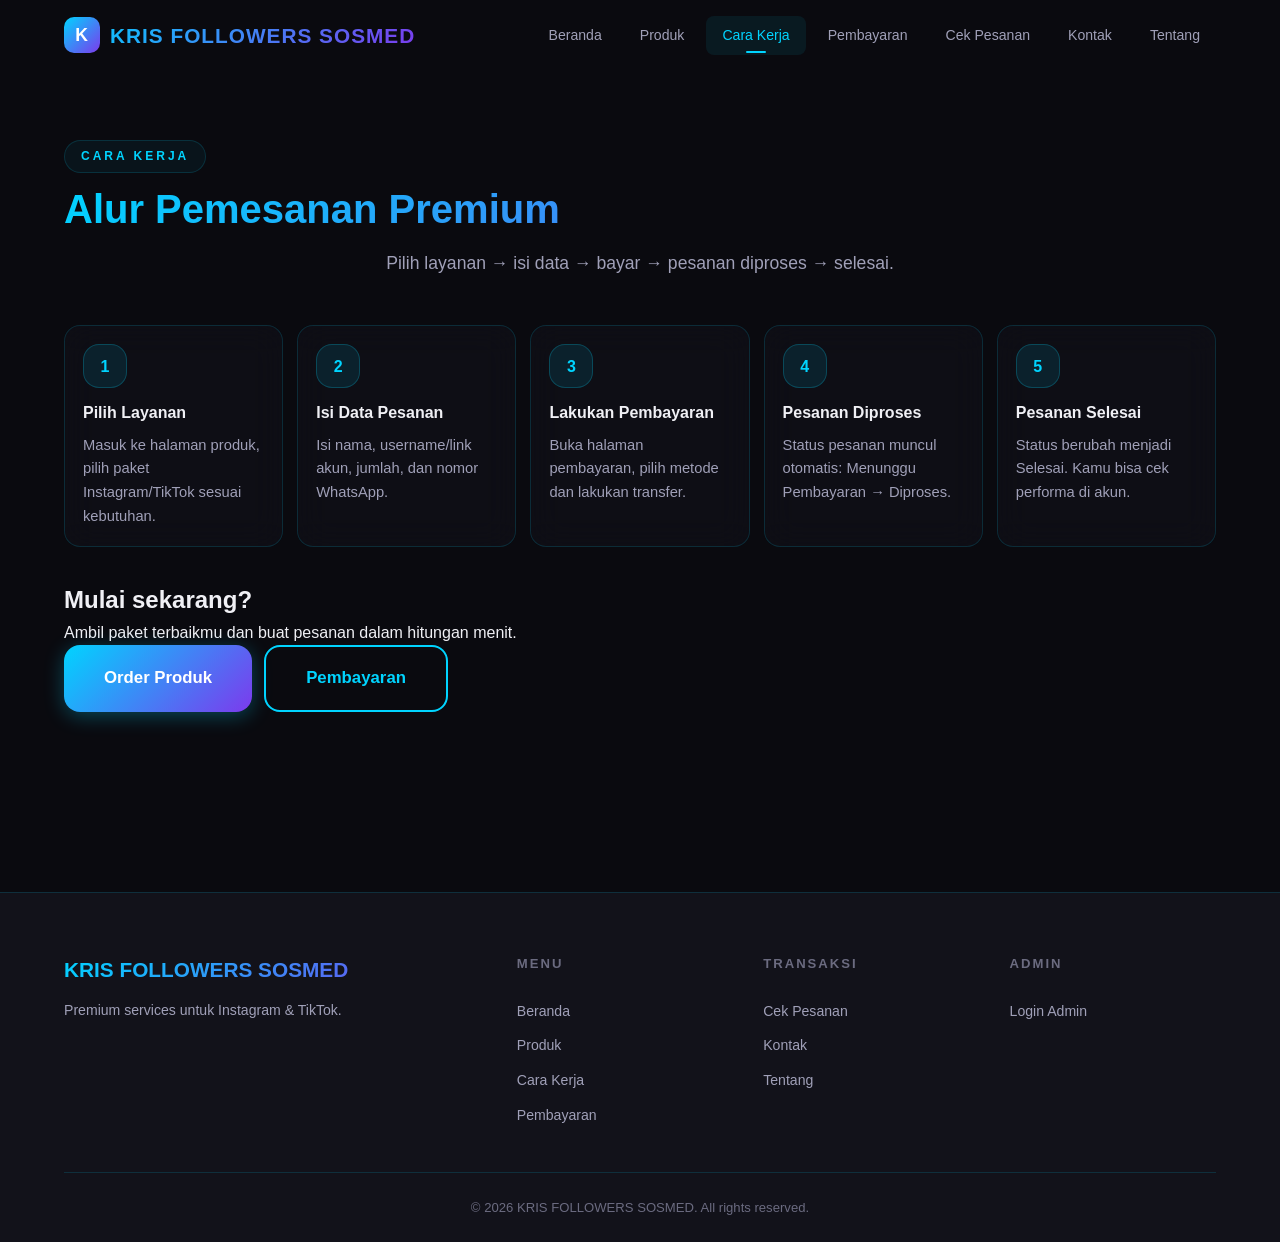
<file: cara-kerja.html>
<!doctype html>
<html lang="id">
<head>
  <meta charset="utf-8" />
  <meta name="viewport" content="width=device-width, initial-scale=1" />
  <title>Cara Kerja - KRIS FOLLOWERS SOSMED</title>
  <link rel="stylesheet" href="assets/css/base.css" />
  <link rel="stylesheet" href="assets/css/components.css" />
  <style>
    .steps{display:grid;grid-template-columns:repeat(5,1fr);gap:14px}
    @media (max-width: 980px){.steps{grid-template-columns:1fr;}}
    .step-card{background:var(--bg-glass-2);border:1px solid var(--border-color);border-radius:var(--radius-md);padding:18px;backdrop-filter:blur(16px);-webkit-backdrop-filter:blur(16px);transition:var(--transition)}
    .step-card:hover{transform:translateY(-4px);box-shadow:var(--shadow-glow);border-color:var(--border-glow)}
    .step-num{width:44px;height:44px;border-radius:16px;background:rgba(0,212,255,.10);border:1px solid rgba(0,212,255,.22);display:flex;align-items:center;justify-content:center;font-weight:900;color:var(--primary);margin-bottom:12px}
    .step-title{font-weight:900;margin-bottom:8px}
    .step-desc{color:var(--text-secondary);font-size:.92rem}
  </style>
</head>
<body>
  <div id="loading-screen" class="loading-screen" aria-live="polite" aria-busy="true">
    <div class="loading-icon">✦</div>
    <div class="loading-logo">KRIS FOLLOWERS SOSMED</div>
    <div class="loading-sub">Premium Social Media Growth</div>
    <div class="loading-bar-wrapper"><div class="loading-bar"></div></div>
  </div>

  <header class="header">
    <div class="header-inner">
      <a class="header-logo" href="index.html">
        <span class="header-logo-icon">K</span>
        <span>KRIS FOLLOWERS SOSMED</span>
      </a>
      <nav class="nav-links">
        <a href="beranda.html">Beranda</a>
        <a href="produk.html">Produk</a>
        <a class="active" href="cara-kerja.html">Cara Kerja</a>
        <a href="pembayaran.html">Pembayaran</a>
        <a href="cek-pesanan.html">Cek Pesanan</a>
        <a href="kontak.html">Kontak</a>
        <a href="tentang.html">Tentang</a>
      </nav>
      <button class="hamburger" type="button" aria-label="Buka menu">
        <span></span><span></span><span></span>
      </button>
    </div>
  </header>

  <main>
    <section class="section" style="padding-top:140px">
      <div class="container">
        <div class="section-label">Cara Kerja</div>
        <h1 class="section-title">Alur Pemesanan Premium</h1>
        <p class="section-subtitle">Pilih layanan → isi data → bayar → pesanan diproses → selesai.</p>

        <div class="steps" style="margin-top:26px">
          <div class="step-card">
            <div class="step-num">1</div>
            <div class="step-title">Pilih Layanan</div>
            <div class="step-desc">Masuk ke halaman produk, pilih paket Instagram/TikTok sesuai kebutuhan.</div>
          </div>
          <div class="step-card">
            <div class="step-num">2</div>
            <div class="step-title">Isi Data Pesanan</div>
            <div class="step-desc">Isi nama, username/link akun, jumlah, dan nomor WhatsApp.</div>
          </div>
          <div class="step-card">
            <div class="step-num">3</div>
            <div class="step-title">Lakukan Pembayaran</div>
            <div class="step-desc">Buka halaman pembayaran, pilih metode dan lakukan transfer.</div>
          </div>
          <div class="step-card">
            <div class="step-num">4</div>
            <div class="step-title">Pesanan Diproses</div>
            <div class="step-desc">Status pesanan muncul otomatis: Menunggu Pembayaran → Diproses.</div>
          </div>
          <div class="step-card">
            <div class="step-num">5</div>
            <div class="step-title">Pesanan Selesai</div>
            <div class="step-desc">Status berubah menjadi Selesai. Kamu bisa cek performa di akun.</div>
          </div>
        </div>

        <div class="cta-band" style="margin-top:34px">
          <div>
            <h2>Mulai sekarang?</h2>
            <p>Ambil paket terbaikmu dan buat pesanan dalam hitungan menit.</p>
          </div>
          <div style="display:flex;gap:12px;flex-wrap:wrap">
            <a class="btn btn-primary btn-lg" href="produk.html">Order Produk</a>
            <a class="btn btn-secondary btn-lg" href="pembayaran.html">Pembayaran</a>
          </div>
        </div>
      </div>
    </section>
  </main>

  <footer class="footer">
    <div class="container">
      <div class="footer-grid">
        <div class="footer-brand">
          <h3>KRIS FOLLOWERS SOSMED</h3>
          <p>Premium services untuk Instagram & TikTok.</p>
        </div>
        <div class="footer-col">
          <h4>Menu</h4>
          <a href="beranda.html">Beranda</a>
          <a href="produk.html">Produk</a>
          <a href="cara-kerja.html">Cara Kerja</a>
          <a href="pembayaran.html">Pembayaran</a>
        </div>
        <div class="footer-col">
          <h4>Transaksi</h4>
          <a href="cek-pesanan.html">Cek Pesanan</a>
          <a href="kontak.html">Kontak</a>
          <a href="tentang.html">Tentang</a>
        </div>
        <div class="footer-col">
          <h4>Admin</h4>
          <a href="admin-login.html">Login Admin</a>
        </div>
      </div>
      <div class="footer-bottom">© <span id="year"></span> KRIS FOLLOWERS SOSMED. All rights reserved.</div>
    </div>
  </footer>

  <script>document.getElementById('year').textContent = new Date().getFullYear();</script>
  <script defer src="assets/js/main.js"></script>
</body>
</html>
</file>
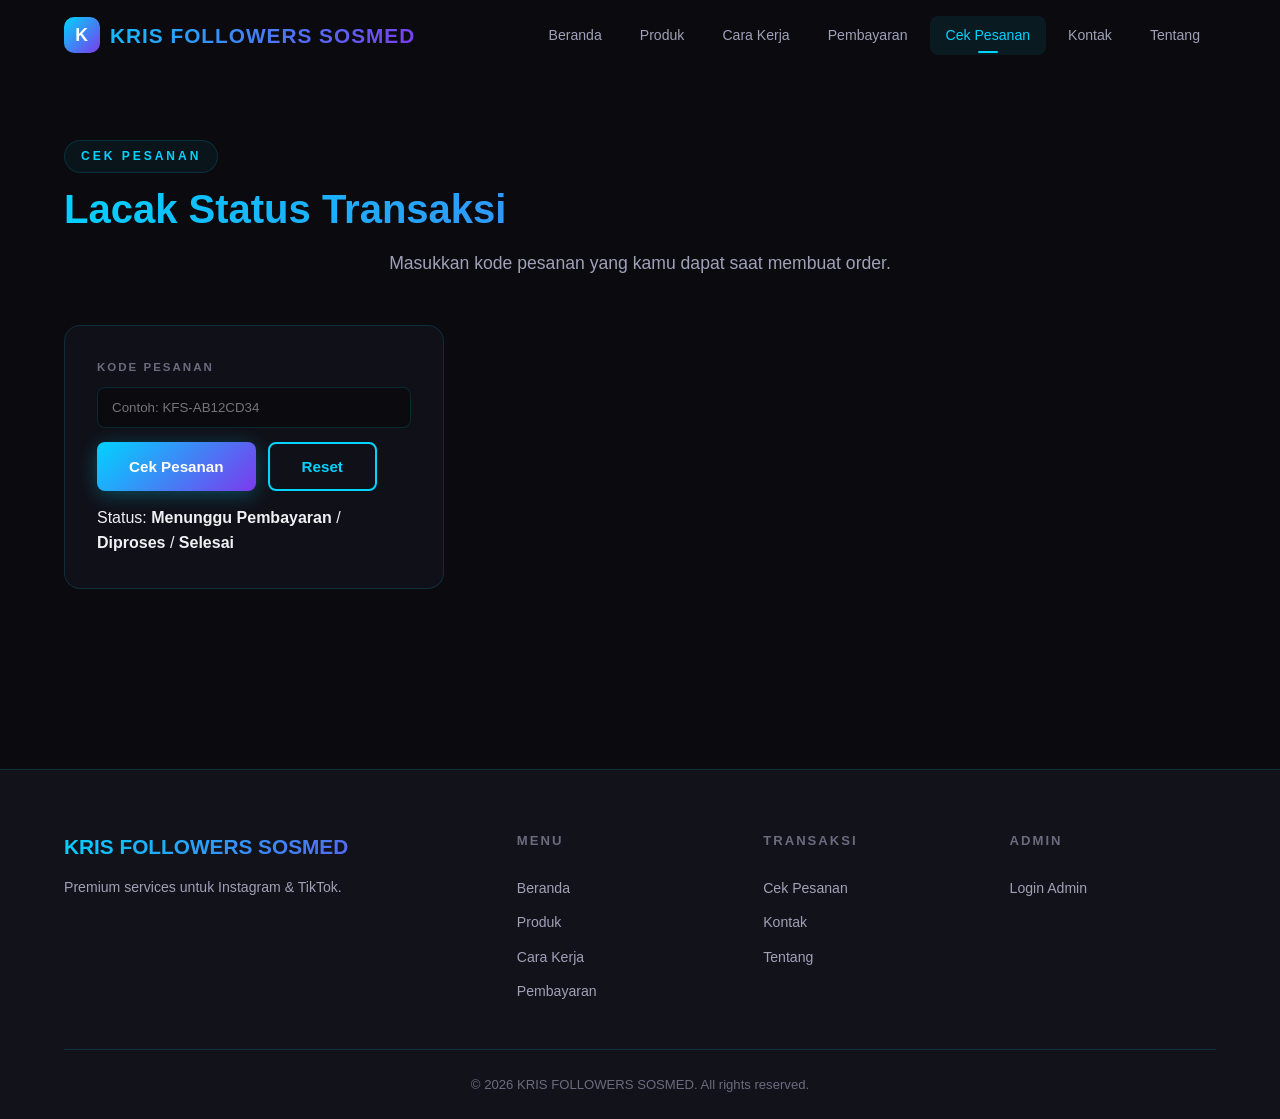
<file: cek-pesanan.html>
<!doctype html>
<html lang="id">
<head>
  <meta charset="utf-8" />
  <meta name="viewport" content="width=device-width, initial-scale=1" />
  <title>Cek Pesanan - KRIS FOLLOWERS SOSMED</title>
  <link rel="stylesheet" href="assets/css/base.css" />
  <link rel="stylesheet" href="assets/css/components.css" />
  <style>
    .track-wrap{display:grid;grid-template-columns:380px 1fr;gap:18px;align-items:start}
    @media (max-width: 980px){.track-wrap{grid-template-columns:1fr}}
    .track-actions{display:flex;gap:12px;flex-wrap:wrap;margin-top:14px}
    .track-box input{width:100%;padding:12px 14px;background:var(--bg-dark);border:1px solid var(--border-color);border-radius:var(--radius-sm);color:var(--text-primary);outline:none}
    .track-box .label{font-weight:800;color:var(--text-muted);text-transform:uppercase;letter-spacing:2px;font-size:.72rem;margin-bottom:10px}
  </style>
</head>
<body>
  <div id="loading-screen" class="loading-screen" aria-live="polite" aria-busy="true">
    <div class="loading-icon">✦</div>
    <div class="loading-logo">KRIS FOLLOWERS SOSMED</div>
    <div class="loading-sub">Premium Social Media Growth</div>
    <div class="loading-bar-wrapper"><div class="loading-bar"></div></div>
  </div>

  <header class="header">
    <div class="header-inner">
      <a class="header-logo" href="index.html">
        <span class="header-logo-icon">K</span>
        <span>KRIS FOLLOWERS SOSMED</span>
      </a>
      <nav class="nav-links">
        <a href="beranda.html">Beranda</a>
        <a href="produk.html">Produk</a>
        <a href="cara-kerja.html">Cara Kerja</a>
        <a href="pembayaran.html">Pembayaran</a>
        <a class="active" href="cek-pesanan.html">Cek Pesanan</a>
        <a href="kontak.html">Kontak</a>
        <a href="tentang.html">Tentang</a>
      </nav>
      <button class="hamburger" type="button" aria-label="Buka menu">
        <span></span><span></span><span></span>
      </button>
    </div>
  </header>

  <main>
    <section class="section" style="padding-top:140px">
      <div class="container">
        <div class="section-label">Cek Pesanan</div>
        <h1 class="section-title">Lacak Status Transaksi</h1>
        <p class="section-subtitle">Masukkan kode pesanan yang kamu dapat saat membuat order.</p>

        <div class="track-wrap" style="margin-top:26px">
          <div class="glass-card track-box">
            <div class="label">Kode Pesanan</div>
            <input id="track-code" type="text" placeholder="Contoh: KFS-AB12CD34" autocomplete="off" />
            <div class="track-actions">
              <button class="btn btn-primary" type="button" onclick="trackOrder()">Cek Pesanan</button>
              <button class="btn btn-secondary" type="button" onclick="(function(){var i=document.getElementById('track-code'); if(i) i.value=''; var r=document.getElementById('track-result'); if(r) r.innerHTML='';})()">Reset</button>
            </div>
            <p class="notice" style="margin-top:14px">Status: <b>Menunggu Pembayaran</b> / <b>Diproses</b> / <b>Selesai</b></p>
          </div>

          <div id="track-result"></div>
        </div>
      </div>
    </section>
  </main>

  <footer class="footer">
    <div class="container">
      <div class="footer-grid">
        <div class="footer-brand">
          <h3>KRIS FOLLOWERS SOSMED</h3>
          <p>Premium services untuk Instagram & TikTok.</p>
        </div>
        <div class="footer-col">
          <h4>Menu</h4>
          <a href="beranda.html">Beranda</a>
          <a href="produk.html">Produk</a>
          <a href="cara-kerja.html">Cara Kerja</a>
          <a href="pembayaran.html">Pembayaran</a>
        </div>
        <div class="footer-col">
          <h4>Transaksi</h4>
          <a href="cek-pesanan.html">Cek Pesanan</a>
          <a href="kontak.html">Kontak</a>
          <a href="tentang.html">Tentang</a>
        </div>
        <div class="footer-col">
          <h4>Admin</h4>
          <a href="admin-login.html">Login Admin</a>
        </div>
      </div>
      <div class="footer-bottom">© <span id="year"></span> KRIS FOLLOWERS SOSMED. All rights reserved.</div>
    </div>
  </footer>

  <script>document.getElementById('year').textContent = new Date().getFullYear();</script>
  <script defer src="assets/js/main.js"></script>
</body>
</html>
</file>
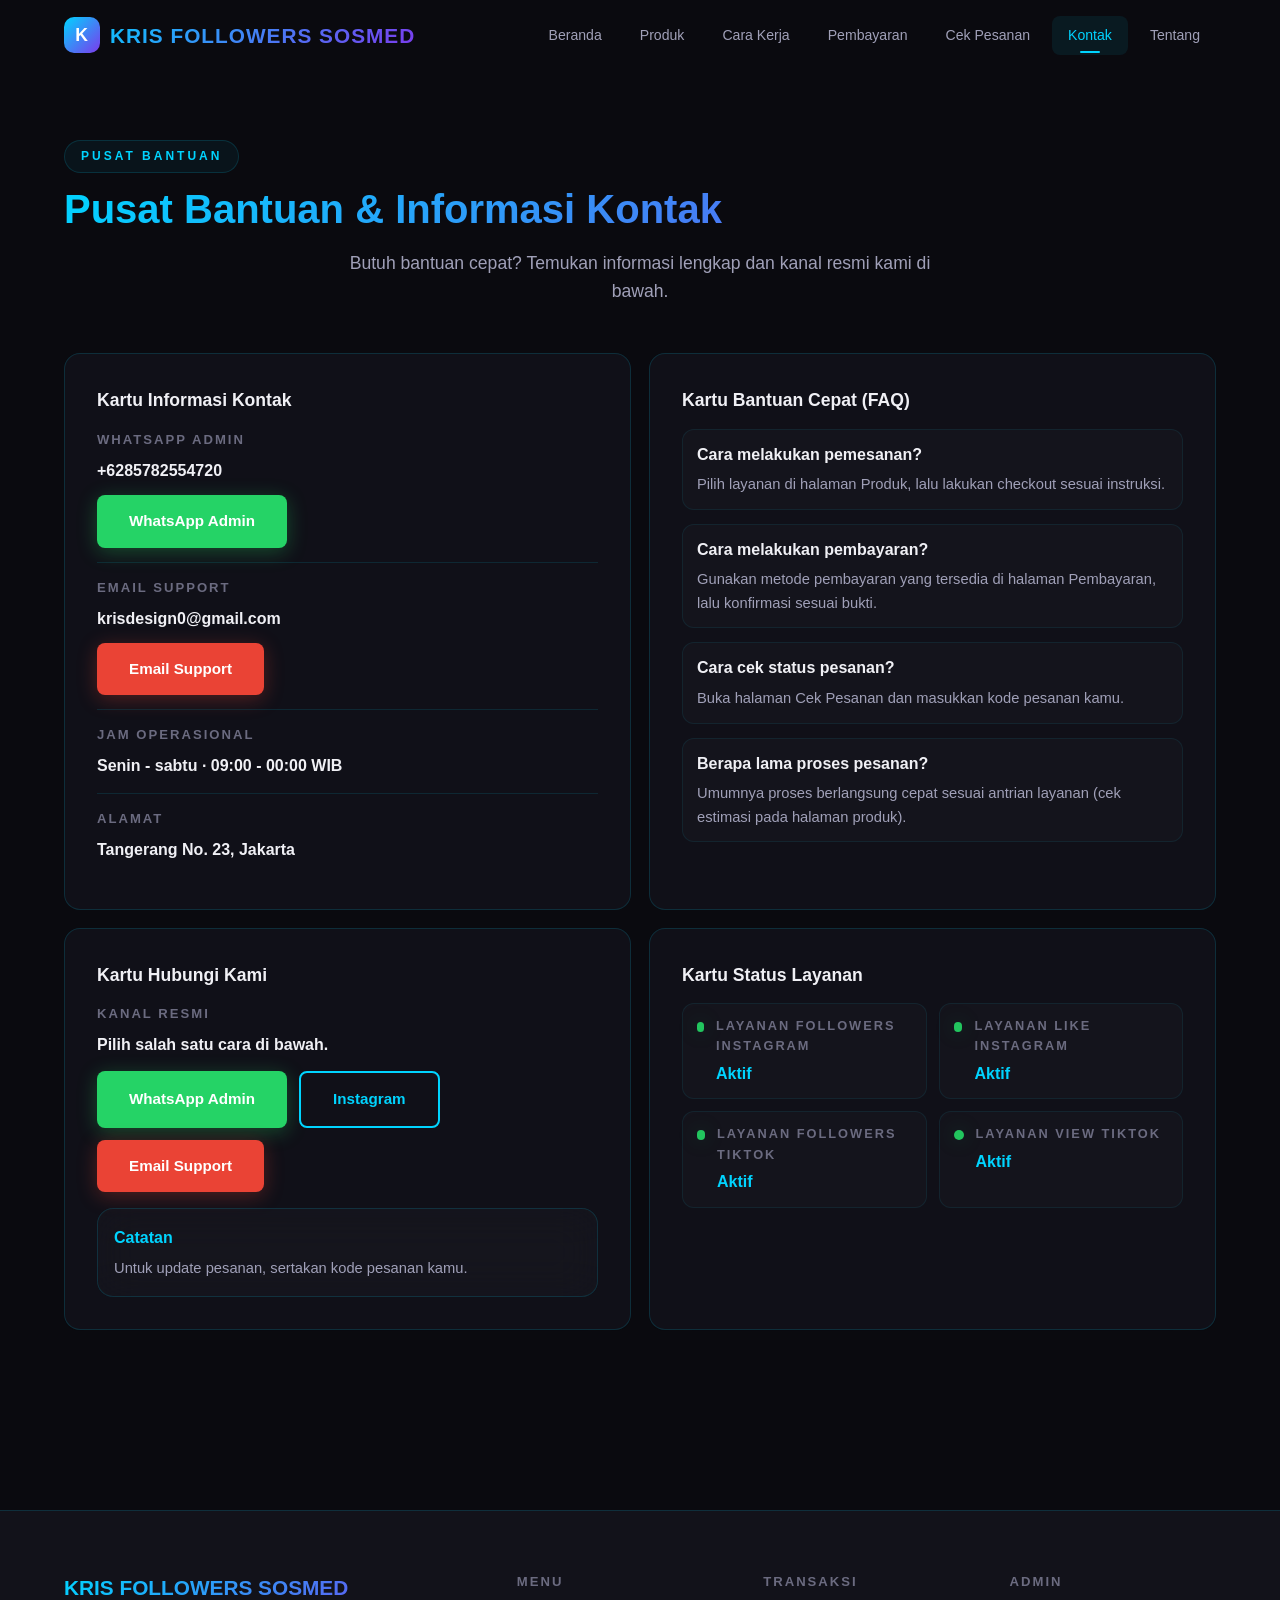
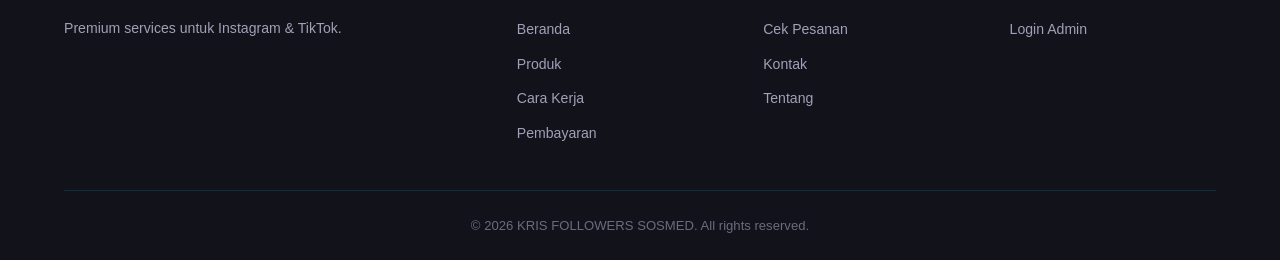
<file: kontak.html>
<!doctype html>
<html lang="id">
<head>
  <meta charset="utf-8" />
  <meta name="viewport" content="width=device-width, initial-scale=1" />
  <title>Kontak - KRIS FOLLOWERS SOSMED</title>
  <link rel="stylesheet" href="assets/css/base.css" />
  <link rel="stylesheet" href="assets/css/components.css" />
  <style>
    .contact-grid{display:grid;grid-template-columns:0.95fr 1.05fr;gap:18px;align-items:start}
    @media (max-width: 980px){.contact-grid{grid-template-columns:1fr}}
    .contact-actions{display:flex;gap:12px;flex-wrap:wrap}

    /* Help / Cards layout */
    .help-grid{
      display:grid;
      grid-template-columns:repeat(2, minmax(0, 1fr));
      gap:18px;
      align-items:stretch;
    }
    @media (max-width: 980px){
      .help-grid{grid-template-columns:1fr}
    }

    .help-card{position:relative; overflow:hidden;}
    .help-card::after{
      content:'';
      position:absolute; inset:-2px;
      background: radial-gradient(600px circle at var(--mx,50%) var(--my,0%), rgba(0,212,255,0.18), transparent 55%),
                  radial-gradient(500px circle at calc(var(--mx,50%) + 20%) calc(var(--my,0%) + 20%), rgba(124,58,237,0.16), transparent 50%);
      opacity:0;
      transition:opacity 0.35s ease;
      pointer-events:none;
    }
    .help-card:hover::after{opacity:1;}
    .help-card:hover{border-color:var(--border-glow); transform: translateY(-6px); box-shadow: var(--shadow-glow);}
    .help-card-title{font-size:1.1rem; margin-bottom:14px;}

    .help-row{margin-bottom:14px}
    .help-key{color:var(--text-muted);font-size:.82rem;font-weight:800;text-transform:uppercase;letter-spacing:2px;margin-bottom:8px}
    .help-val{font-weight:900; color:var(--text-primary);}
    .help-divider{height:1px; background:rgba(0,212,255,0.12); margin:14px 0;}

    /* FAQ */
    .faq{display:flex;flex-direction:column;gap:14px}
    .faq-item{padding:12px 14px; border-radius:12px; background:rgba(255,255,255,0.02); border:1px solid rgba(0,212,255,0.08); transition:var(--transition)}
    .help-card:hover .faq-item{border-color:rgba(0,212,255,0.18)}
    .faq-q{font-weight:900; margin-bottom:6px; color:var(--text-primary)}
    .faq-a{color:var(--text-secondary); font-size:.92rem}

    /* Status */
    .status-grid{display:grid;grid-template-columns:1fr;gap:12px}
    @media (min-width: 981px){
      .status-grid{grid-template-columns:1fr 1fr}
    }
    .status-item{display:flex;gap:12px;align-items:flex-start; padding:12px 14px; border-radius:12px; background:rgba(255,255,255,0.02); border:1px solid rgba(0,212,255,0.08);}
    .status-dot{width:10px;height:10px;border-radius:999px; margin-top:6px; box-shadow:0 0 20px rgba(34,197,94,0.25)}
    .status-green{background:#22c55e;}
    .status-label{color:var(--text-muted);font-size:.8rem; font-weight:800; text-transform:uppercase; letter-spacing:2px;}
    .status-val{font-weight:900; margin-top:4px; color:var(--primary)}

    /* Buttons hover */
    .help-btn{min-width: 0}
    .help-card:hover .help-btn{filter: saturate(1.05)}
  </style>
</head>
<body>
  <div id="loading-screen" class="loading-screen" aria-live="polite" aria-busy="true">
    <div class="loading-icon">✦</div>
    <div class="loading-logo">KRIS FOLLOWERS SOSMED</div>
    <div class="loading-sub">Premium Social Media Growth</div>
    <div class="loading-bar-wrapper"><div class="loading-bar"></div></div>
  </div>

  <header class="header">
    <div class="header-inner">
      <a class="header-logo" href="index.html">
        <span class="header-logo-icon">K</span>
        <span>KRIS FOLLOWERS SOSMED</span>
      </a>
      <nav class="nav-links">
        <a href="beranda.html">Beranda</a>
        <a href="produk.html">Produk</a>
        <a href="cara-kerja.html">Cara Kerja</a>
        <a href="pembayaran.html">Pembayaran</a>
        <a href="cek-pesanan.html">Cek Pesanan</a>
        <a class="active" href="kontak.html">Kontak</a>
        <a href="tentang.html">Tentang</a>
      </nav>
      <button class="hamburger" type="button" aria-label="Buka menu">
        <span></span><span></span><span></span>
      </button>
    </div>
  </header>

  <main>
    <section class="section" style="padding-top:140px">
      <div class="container">
        <div class="section-label">Pusat Bantuan</div>
        <h1 class="section-title">Pusat Bantuan &amp; Informasi Kontak</h1>
        <p class="section-subtitle">Butuh bantuan cepat? Temukan informasi lengkap dan kanal resmi kami di bawah.</p>

        <div class="help-grid" style="margin-top:26px">


          <!-- Card 1: Informasi Kontak -->
          <div class="glass-card help-card">
            <h3 class="help-card-title">Kartu Informasi Kontak</h3>

            <div class="help-row">
              <div class="help-key">WhatsApp Admin</div>
              <div class="help-val">+6285782554720</div>
              <div class="contact-actions" style="margin-top:12px">
              <a class="btn btn-whatsapp help-btn" href="https://wa.me/6285782554720" target="_blank" rel="noopener">WhatsApp Admin</a>

              </div>
            </div>

            <div class="help-divider"></div>

            <div class="help-row">
              <div class="help-key">Email Support</div>
              <div class="help-val">krisdesign0@gmail.com</div>
              <div class="contact-actions" style="margin-top:12px">
                <a class="btn btn-email help-btn" href="mailto:krisdesign0@gmail.com">Email Support</a>
              </div>
            </div>

            <div class="help-divider"></div>

            <div class="help-row">
              <div class="help-key">Jam Operasional</div>
              <div class="help-val">Senin - sabtu · 09:00 - 00:00 WIB</div>
            </div>

            <div class="help-divider"></div>

            <div class="help-row">
              <div class="help-key">Alamat</div>
              <div class="help-val">Tangerang No. 23, Jakarta</div>
            </div>
          </div>

          <!-- Card 2: FAQ -->
          <div class="glass-card help-card">
            <h3 class="help-card-title">Kartu Bantuan Cepat (FAQ)</h3>

            <div class="faq">
              <div class="faq-item">
                <div class="faq-q">Cara melakukan pemesanan?</div>
                <div class="faq-a">Pilih layanan di halaman Produk, lalu lakukan checkout sesuai instruksi.</div>
              </div>
              <div class="faq-item">
                <div class="faq-q">Cara melakukan pembayaran?</div>
                <div class="faq-a">Gunakan metode pembayaran yang tersedia di halaman Pembayaran, lalu konfirmasi sesuai bukti.</div>
              </div>
              <div class="faq-item">
                <div class="faq-q">Cara cek status pesanan?</div>
                <div class="faq-a">Buka halaman Cek Pesanan dan masukkan kode pesanan kamu.</div>
              </div>
              <div class="faq-item">
                <div class="faq-q">Berapa lama proses pesanan?</div>
                <div class="faq-a">Umumnya proses berlangsung cepat sesuai antrian layanan (cek estimasi pada halaman produk).</div>
              </div>
            </div>
          </div>

          <!-- Card 3: Hubungi Kami -->
          <div class="glass-card help-card">
            <h3 class="help-card-title">Kartu Hubungi Kami</h3>

            <div class="help-row" style="margin-bottom:6px">
              <div class="help-key">Kanal Resmi</div>
              <div class="help-val">Pilih salah satu cara di bawah.</div>
            </div>

            <div class="contact-actions" style="margin-top:14px">
              <a class="btn btn-whatsapp help-btn" href="https://wa.me/6285782554720" target="_blank" rel="noopener">WhatsApp Admin</a>
              <a class="btn btn-secondary help-btn" href="https://instagram.com/krisdesignreal23" target="_blank" rel="noopener">Instagram</a>
              <a class="btn btn-email help-btn" href="mailto:krisdesign0@gmail.com">Email Support</a>
            </div>

            <div class="glass-card" style="margin-top:16px;padding:16px;background:rgba(255,255,255,.02)">
              <div style="font-weight:900;color:var(--primary);margin-bottom:6px">Catatan</div>
              <div style="color:var(--text-secondary);font-size:.92rem">Untuk update pesanan, sertakan kode pesanan kamu.</div>
            </div>
          </div>

          <!-- Card 4: Status Layanan -->
          <div class="glass-card help-card">
            <h3 class="help-card-title">Kartu Status Layanan</h3>

            <div class="status-grid">
              <div class="status-item">
                <div class="status-dot status-green"></div>
                <div>
                  <div class="status-label">Layanan Followers Instagram</div>
                  <div class="status-val">Aktif</div>
                </div>
              </div>

              <div class="status-item">
                <div class="status-dot status-green"></div>
                <div>
                  <div class="status-label">Layanan Like Instagram</div>
                  <div class="status-val">Aktif</div>
                </div>
              </div>

              <div class="status-item">
                <div class="status-dot status-green"></div>
                <div>
                  <div class="status-label">Layanan Followers TikTok</div>
                  <div class="status-val">Aktif</div>
                </div>
              </div>

              <div class="status-item">
                <div class="status-dot status-green"></div>
                <div>
                  <div class="status-label">Layanan View TikTok</div>
                  <div class="status-val">Aktif</div>
                </div>
              </div>
            </div>
          </div>
        </div>
      </div>
    </section>
  </main>

  <footer class="footer">
    <div class="container">
      <div class="footer-grid">
        <div class="footer-brand">
          <h3>KRIS FOLLOWERS SOSMED</h3>
          <p>Premium services untuk Instagram & TikTok.</p>
        </div>
        <div class="footer-col">
          <h4>Menu</h4>
          <a href="beranda.html">Beranda</a>
          <a href="produk.html">Produk</a>
          <a href="cara-kerja.html">Cara Kerja</a>
          <a href="pembayaran.html">Pembayaran</a>
        </div>
        <div class="footer-col">
          <h4>Transaksi</h4>
          <a href="cek-pesanan.html">Cek Pesanan</a>
          <a href="kontak.html">Kontak</a>
          <a href="tentang.html">Tentang</a>
        </div>
        <div class="footer-col">
          <h4>Admin</h4>
          <a href="admin-login.html">Login Admin</a>
        </div>
      </div>
      <div class="footer-bottom">© <span id="year"></span> KRIS FOLLOWERS SOSMED. All rights reserved.</div>
    </div>
  </footer>

  <script>document.getElementById('year').textContent = new Date().getFullYear();</script>
  <script defer src="assets/js/main.js"></script>
</body>
</html>
</file>
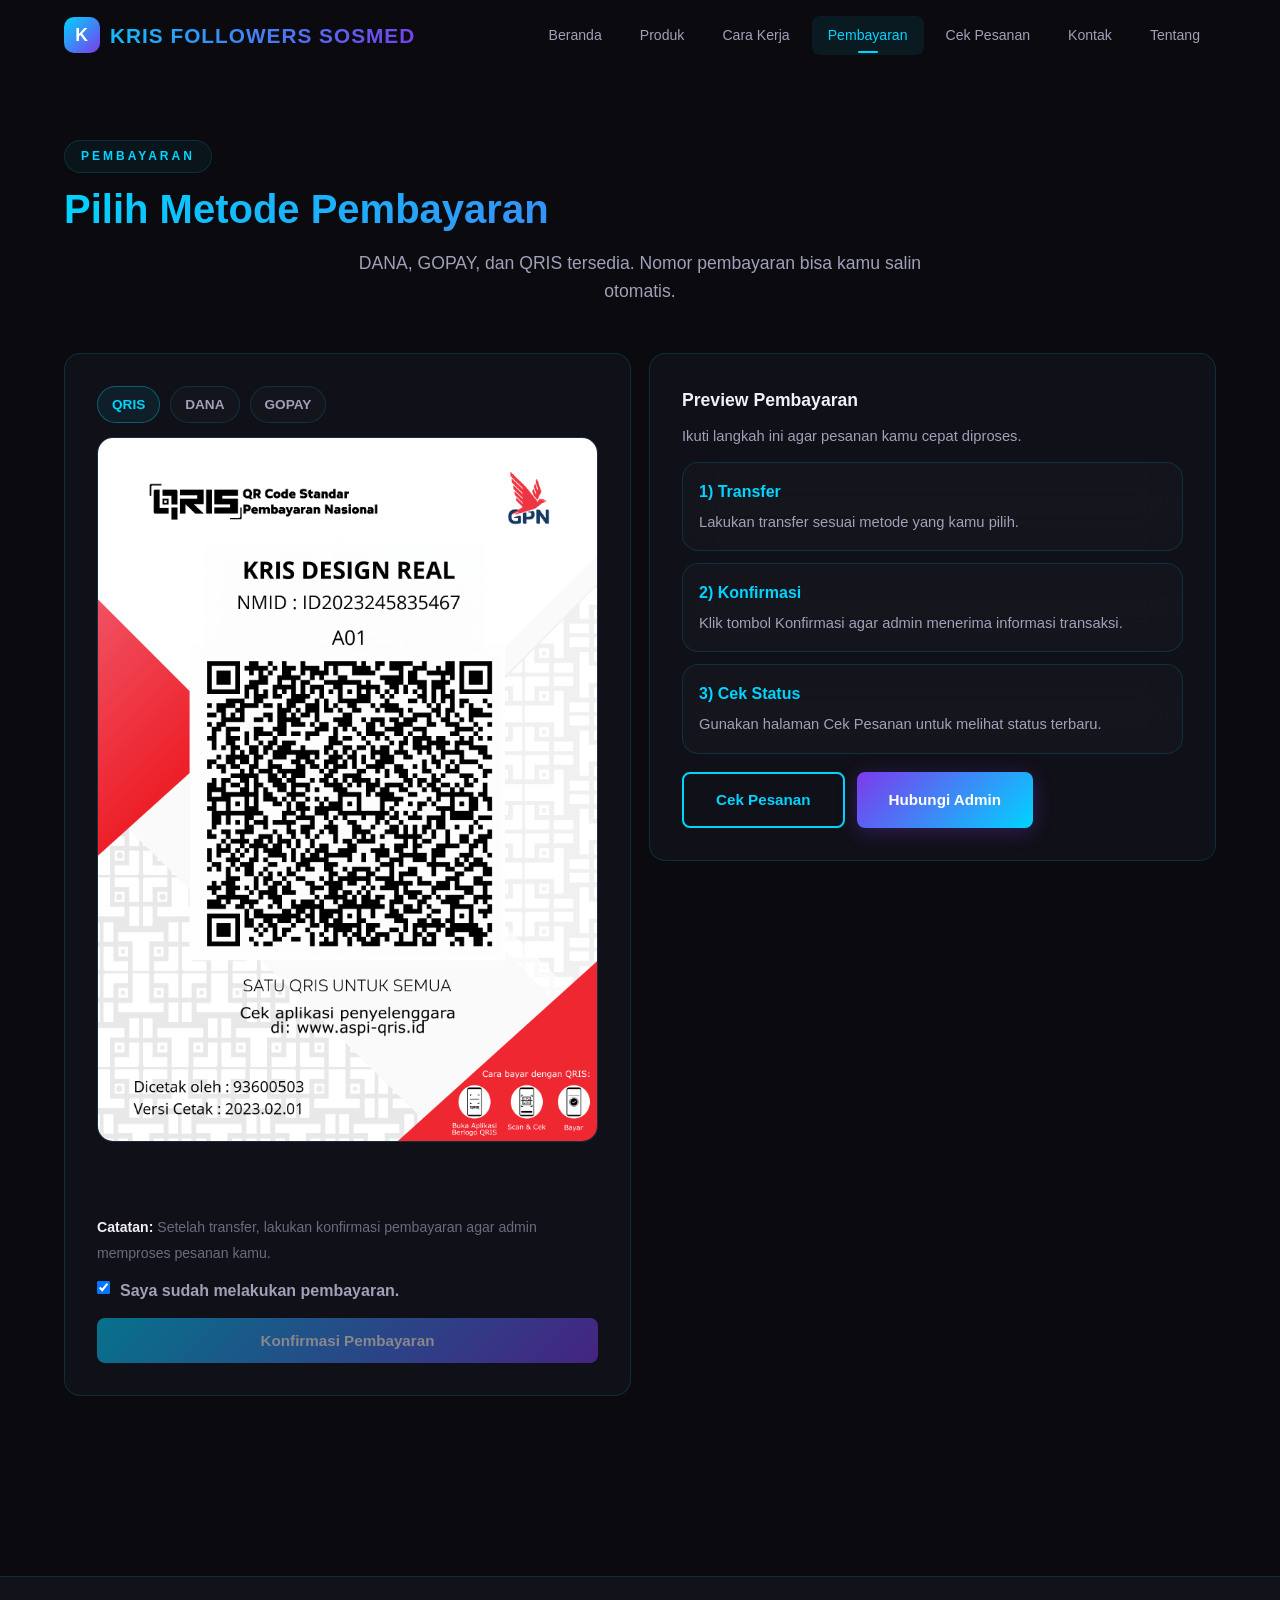
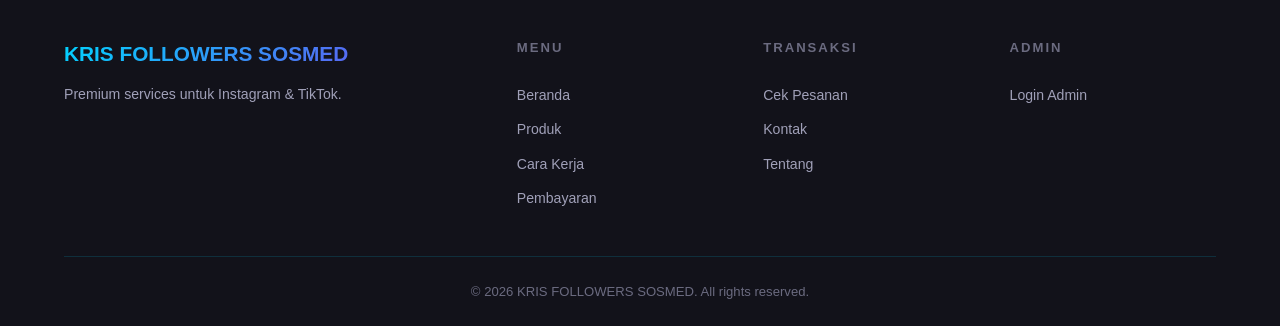
<file: pembayaran.html>
<!doctype html>
<html lang="id">
<head>
  <meta charset="utf-8" />
  <meta name="viewport" content="width=device-width, initial-scale=1" />
  <title>Pembayaran - KRIS FOLLOWERS SOSMED</title>
  <link rel="stylesheet" href="assets/css/base.css" />
  <link rel="stylesheet" href="assets/css/components.css" />
  <style>
    .pay-grid{display:grid;grid-template-columns:1fr 1fr;gap:18px;align-items:start}
    @media (max-width: 980px){.pay-grid{grid-template-columns:1fr}}
    .pay-method{display:flex;flex-wrap:wrap;gap:10px;margin-bottom:14px}
    .method-btn{padding:10px 14px;border-radius:999px;border:1px solid var(--border-color);background:rgba(255,255,255,.02);color:var(--text-secondary);cursor:pointer;font-weight:800;font-size:.85rem;transition:var(--transition)}
    .method-btn.active{border-color:rgba(0,212,255,.35);background:rgba(0,212,255,.08);color:var(--primary)}
    .qris-wrap{display:flex;flex-direction:column;gap:12px}
    .qris-img{border-radius:var(--radius-md);border:1px solid var(--border-color);background:rgba(255,255,255,.02)}
    .num-box{display:flex;gap:12px;align-items:center;flex-wrap:wrap}
    .num-box .num{font-weight:900;color:var(--primary);letter-spacing:.5px}
    .hint{color:var(--text-secondary);font-size:.92rem}
    .notice{font-size:.88rem;color:var(--text-muted);line-height:1.8}

    .pay-contents{display:flex;flex-direction:column;gap:12px}

    .method-container{transition:opacity .25s ease, transform .25s ease, visibility 0s linear .25s; will-change:opacity,transform}
    .method-container.is-hidden{opacity:0; transform:translateY(8px); pointer-events:none; visibility:hidden}
    .method-container.is-shown{opacity:1; transform:translateY(0); pointer-events:auto; visibility:visible}

    .confirm-btn{margin-top:2px}

    /* disabled by default */
    .confirm-btn:disabled{
      opacity:.5;
      cursor:not-allowed;
      box-shadow:none !important;
    }

    /* neon glow when enabled */
    .confirm-btn.is-enabled{
      opacity:1;
      cursor:pointer;
      box-shadow:
        0 0 12px rgba(0,212,255,.35),
        0 0 28px rgba(0,212,255,.18),
        0 0 60px rgba(0,212,255,.10);
      border-color: rgba(0,212,255,.35);
      animation: neonPulse 1.6s ease-in-out infinite;
    }

    @keyframes neonPulse {
      0%,100% { filter: drop-shadow(0 0 0 rgba(0,212,255,0)); }
      50% { filter: drop-shadow(0 0 14px rgba(0,212,255,.35)); }
    }

    .pay-loading .spinner{
      width:18px;height:18px;
      border-radius:50%;
      border:2px solid rgba(255,255,255,.20);
      border-top-color: var(--primary);
      animation: spin .7s linear infinite;
      margin:0 auto;
    }

    @keyframes spin { to { transform: rotate(360deg); } }

  </style>
</head>
<body>
  <div id="loading-screen" class="loading-screen" aria-live="polite" aria-busy="true">
    <div class="loading-icon">✦</div>
    <div class="loading-logo">KRIS FOLLOWERS SOSMED</div>
    <div class="loading-sub">Premium Social Media Growth</div>
    <div class="loading-bar-wrapper"><div class="loading-bar"></div></div>
  </div>

  <header class="header">
    <div class="header-inner">
      <a class="header-logo" href="index.html">
        <span class="header-logo-icon">K</span>
        <span>KRIS FOLLOWERS SOSMED</span>
      </a>
      <nav class="nav-links">
        <a href="beranda.html">Beranda</a>
        <a href="produk.html">Produk</a>
        <a href="cara-kerja.html">Cara Kerja</a>
        <a class="active" href="pembayaran.html">Pembayaran</a>
        <a href="cek-pesanan.html">Cek Pesanan</a>
        <a href="kontak.html">Kontak</a>
        <a href="tentang.html">Tentang</a>
      </nav>
      <button class="hamburger" type="button" aria-label="Buka menu">
        <span></span><span></span><span></span>
      </button>
    </div>
  </header>

  <main>
    <section class="section" style="padding-top:140px">
      <div class="container">
        <div class="section-label">Pembayaran</div>
        <h1 class="section-title">Pilih Metode Pembayaran</h1>
        <p class="section-subtitle">DANA, GOPAY, dan QRIS tersedia. Nomor pembayaran bisa kamu salin otomatis.</p>

        <div class="pay-grid" style="margin-top:26px">
          <div class="glass-card">
            <div class="payment-tabs pay-method" role="tablist" aria-label="Metode Pembayaran">
              <button class="method-btn active" type="button" role="tab" aria-selected="true" data-method="qris">QRIS</button>
              <button class="method-btn" type="button" role="tab" aria-selected="false" data-method="dana">DANA</button>
              <button class="method-btn" type="button" role="tab" aria-selected="false" data-method="gopay">GOPAY</button>
            </div>

            <div class="pay-contents">
              <div id="qris-container" class="method-container" aria-hidden="false">
                <img id="payment-qris" class="qris-img" loading="lazy" src="assets/payment/qris.jpg" alt="QRIS" />
              </div>

              <div id="number-container" class="method-container" aria-hidden="true">
                <div class="num-box">
                  <div>
                    <div class="num-label" style="color:var(--text-muted);font-size:.82rem;font-weight:800;text-transform:uppercase;letter-spacing:2px">NOMOR</div>
                    <div class="num" id="payment-number">0857-8255-4720</div>
                  </div>
                  <button id="copy-number-btn" class="btn btn-secondary" type="button">Salin Nomor</button>
                </div>
              </div>

              <div class="notice">
                <strong style="color:var(--text-primary)">Catatan:</strong> Setelah transfer, lakukan konfirmasi pembayaran agar admin memproses pesanan kamu.
              </div>

              <label class="pay-checkbox" style="display:flex;align-items:flex-start;gap:10px;cursor:pointer;user-select:none">
                <input id="pay-confirmed-checkbox" type="checkbox" checked="false" style="margin-top:3px" />
                <span style="color:var(--text-secondary);font-weight:800">Saya sudah melakukan pembayaran.</span>
              </label>

              <button id="confirm-payment-btn" class="btn btn-primary confirm-btn" type="button" onclick="confirmPayment()" disabled>
                Konfirmasi Pembayaran
              </button>

              <div id="pay-loading" class="pay-loading" aria-live="polite" style="display:none;margin-top:10px">
                <div class="spinner" aria-hidden="true"></div>
                <div class="notice" style="margin-top:6px">Memproses konfirmasi pembayaran...</div>
              </div>
            </div>
          </div>


          <div class="glass-card">
            <h3 style="font-size:1.1rem;margin-bottom:10px">Preview Pembayaran</h3>
            <p class="hint" style="margin-bottom:14px">Ikuti langkah ini agar pesanan kamu cepat diproses.</p>
            <div style="display:flex;flex-direction:column;gap:12px">
              <div class="glass-card" style="padding:16px;background:rgba(255,255,255,.02)">
                <div style="font-weight:900;color:var(--primary);margin-bottom:6px">1) Transfer</div>
                <div style="color:var(--text-secondary);font-size:.92rem">Lakukan transfer sesuai metode yang kamu pilih.</div>
              </div>
              <div class="glass-card" style="padding:16px;background:rgba(255,255,255,.02)">
                <div style="font-weight:900;color:var(--primary);margin-bottom:6px">2) Konfirmasi</div>
                <div style="color:var(--text-secondary);font-size:.92rem">Klik tombol Konfirmasi agar admin menerima informasi transaksi.</div>
              </div>
              <div class="glass-card" style="padding:16px;background:rgba(255,255,255,.02)">
                <div style="font-weight:900;color:var(--primary);margin-bottom:6px">3) Cek Status</div>
                <div style="color:var(--text-secondary);font-size:.92rem">Gunakan halaman Cek Pesanan untuk melihat status terbaru.</div>
              </div>
            </div>

            <div style="display:flex;gap:12px;flex-wrap:wrap;margin-top:18px">
              <a class="btn btn-secondary" href="cek-pesanan.html">Cek Pesanan</a>
              <a class="btn btn-accent" href="kontak.html">Hubungi Admin</a>
            </div>
          </div>
        </div>
      </div>
    </section>
  </main>

  <footer class="footer">
    <div class="container">
      <div class="footer-grid">
        <div class="footer-brand">
          <h3>KRIS FOLLOWERS SOSMED</h3>
          <p>Premium services untuk Instagram & TikTok.</p>
        </div>
        <div class="footer-col">
          <h4>Menu</h4>
          <a href="beranda.html">Beranda</a>
          <a href="produk.html">Produk</a>
          <a href="cara-kerja.html">Cara Kerja</a>
          <a href="pembayaran.html">Pembayaran</a>
        </div>
        <div class="footer-col">
          <h4>Transaksi</h4>
          <a href="cek-pesanan.html">Cek Pesanan</a>
          <a href="kontak.html">Kontak</a>
          <a href="tentang.html">Tentang</a>
        </div>
        <div class="footer-col">
          <h4>Admin</h4>
          <a href="admin-login.html">Login Admin</a>
        </div>
      </div>
      <div class="footer-bottom">© <span id="year"></span> KRIS FOLLOWERS SOSMED. All rights reserved.</div>
    </div>
  </footer>

  <script>document.getElementById('year').textContent = new Date().getFullYear();</script>
  <script defer src="assets/js/main.js"></script>


  <script>
    (function () {
      var btns = document.querySelectorAll('[data-method]');
      var qrisContainer = document.getElementById('qris-container');
      var numberContainer = document.getElementById('number-container');
      var copyBtn = document.getElementById('copy-number-btn');
      var paymentNumberEl = document.getElementById('payment-number');

      var selectedMethod = 'qris';
      var checkboxEl = document.getElementById('pay-confirmed-checkbox');
      var confirmBtn = document.getElementById('confirm-payment-btn');
      var payLoadingEl = document.getElementById('pay-loading');

      function updateConfirmButtonState() {
        if (!confirmBtn || !checkboxEl) return;

        var hasChecked = !!checkboxEl.checked;
        var methodOk = !!selectedMethod && (selectedMethod === 'qris' || selectedMethod === 'dana' || selectedMethod === 'gopay');
        var enabled = hasChecked && methodOk;

        confirmBtn.disabled = !enabled;
        confirmBtn.classList.toggle('is-enabled', enabled);
        confirmBtn.setAttribute('aria-disabled', enabled ? 'false' : 'true');

        if (payLoadingEl) {
          if (!enabled) {
            payLoadingEl.style.display = 'none';
          }
        }
      }

      function setActiveMethod(method) {
        selectedMethod = method;
        // active state on buttons
        btns.forEach(function (b) {
          b.classList.toggle('active', b.dataset.method === method);
          b.setAttribute('aria-selected', b.dataset.method === method ? 'true' : 'false');
        });

        // content visibility with fade
        if (method === 'qris') {
          if (qrisContainer) {
            qrisContainer.classList.remove('is-hidden');
            qrisContainer.classList.add('is-shown');
            qrisContainer.setAttribute('aria-hidden', 'false');
          }
          if (numberContainer) {
            numberContainer.classList.remove('is-shown');
            numberContainer.classList.add('is-hidden');
            numberContainer.setAttribute('aria-hidden', 'true');
          }
        } else {
          if (qrisContainer) {
            qrisContainer.classList.remove('is-shown');
            qrisContainer.classList.add('is-hidden');
            qrisContainer.setAttribute('aria-hidden', 'true');
          }
          if (numberContainer) {
            numberContainer.classList.remove('is-hidden');
            numberContainer.classList.add('is-shown');
            numberContainer.setAttribute('aria-hidden', 'false');
          }
        }

        // Update number + copy behavior for selected method
        var numbersByMethod = {
          dana: '0857-8255-4720',
          gopay: '0857-8255-4720'
        };
        if (method === 'dana' || method === 'gopay') {
          if (paymentNumberEl) paymentNumberEl.textContent = numbersByMethod[method];
          if (copyBtn) {
            copyBtn.onclick = function () {
              var txt = paymentNumberEl ? paymentNumberEl.textContent.trim() : '';
              if (txt) copyToClipboard(txt);
            };
          }
        } else {
          // qris default number already shown in markup
          if (copyBtn) {
            copyBtn.onclick = null; // QRIS hides number container anyway
          }
        }
      }

      btns.forEach(function (btn) {
        btn.addEventListener('click', function () {
          var method = btn.dataset.method;
          setActiveMethod(method);
        });
      });

      // Initialize initial state (default active is qris)
      setActiveMethod('qris');
    })();
  </script>
</body>
</html>
</file>
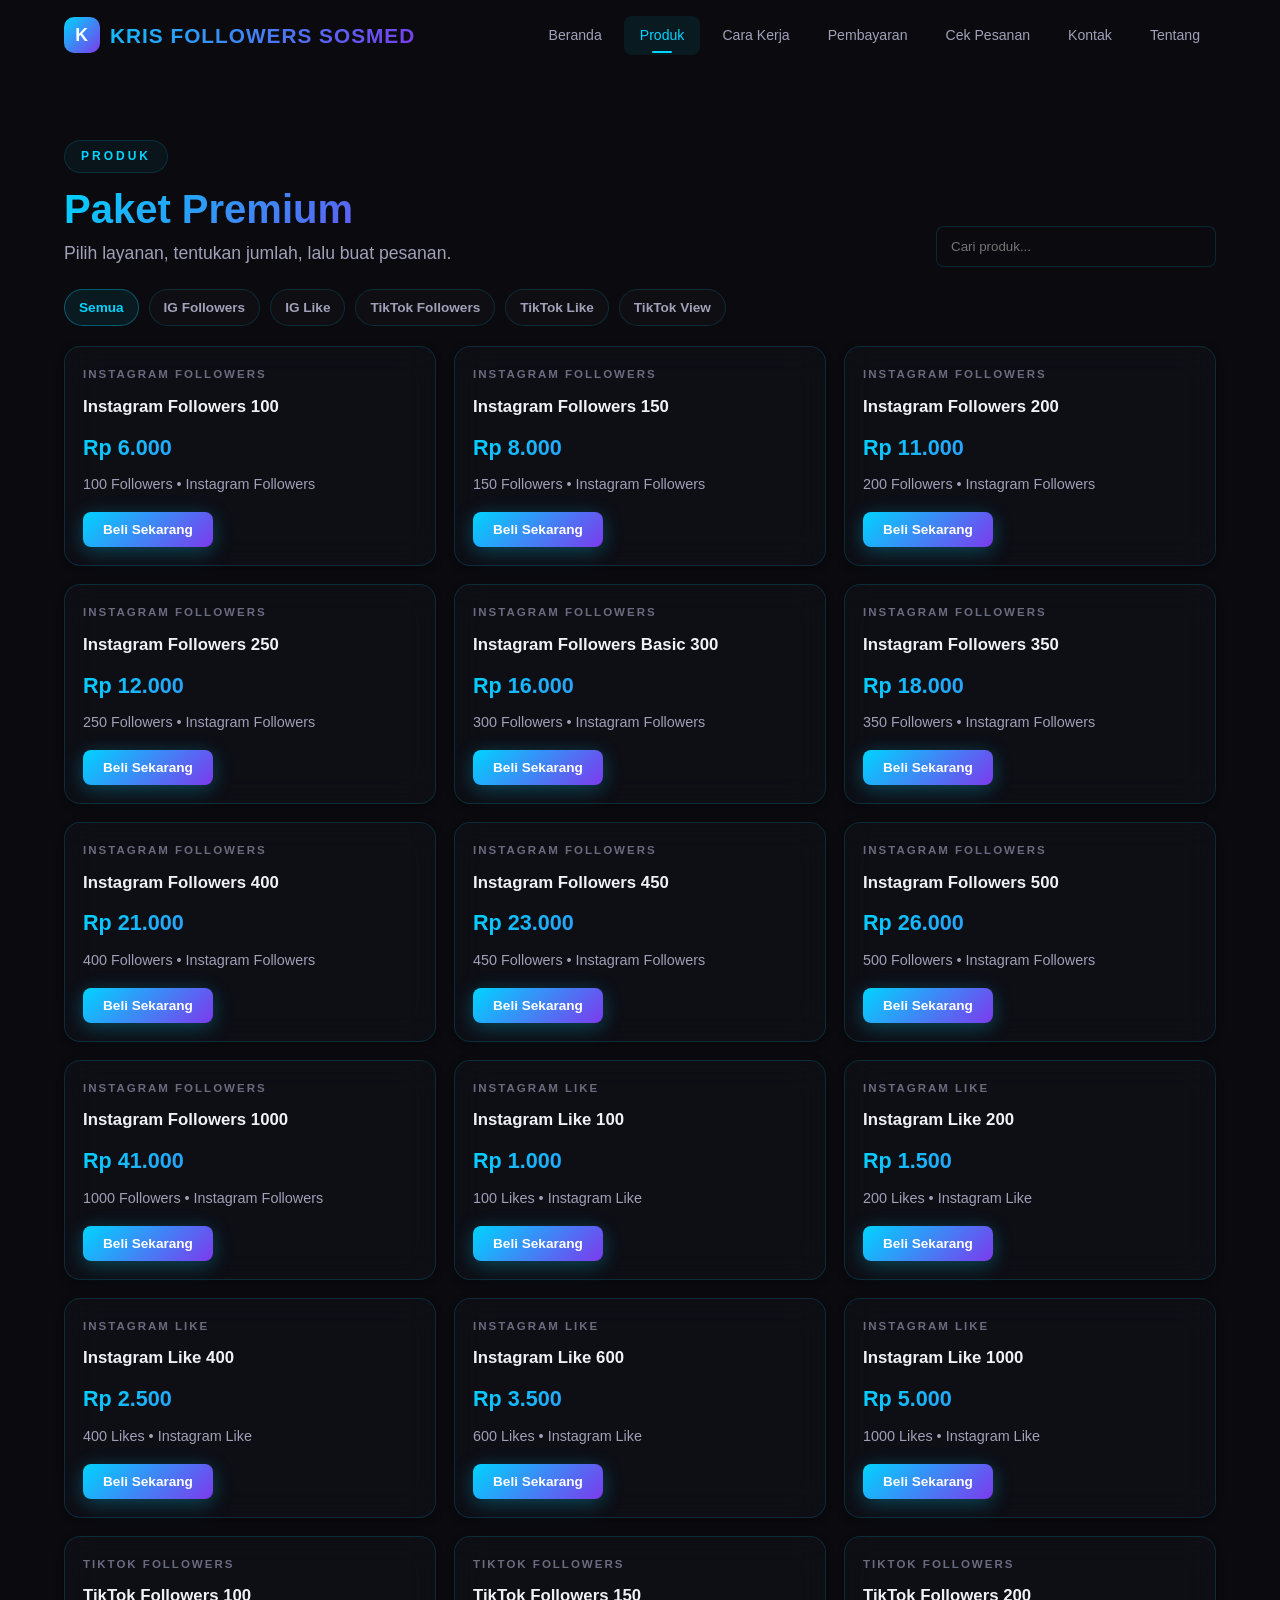
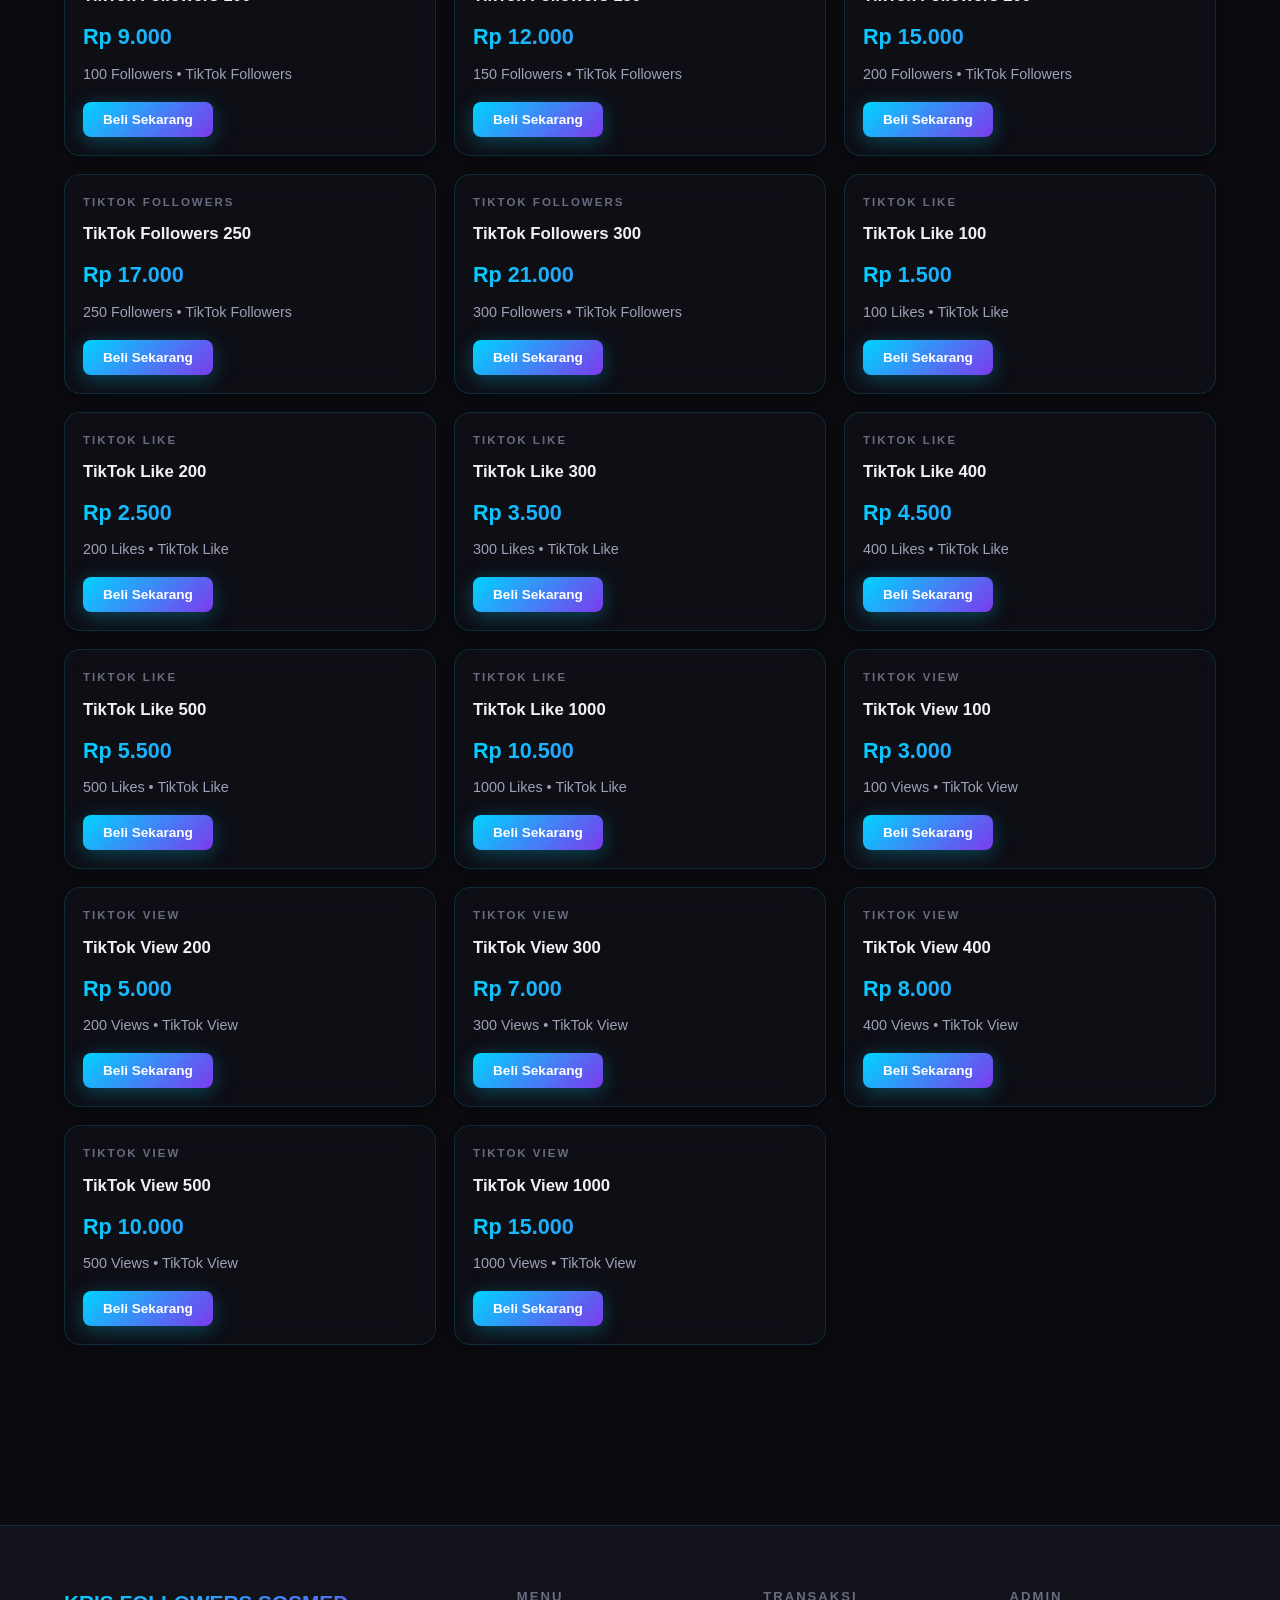
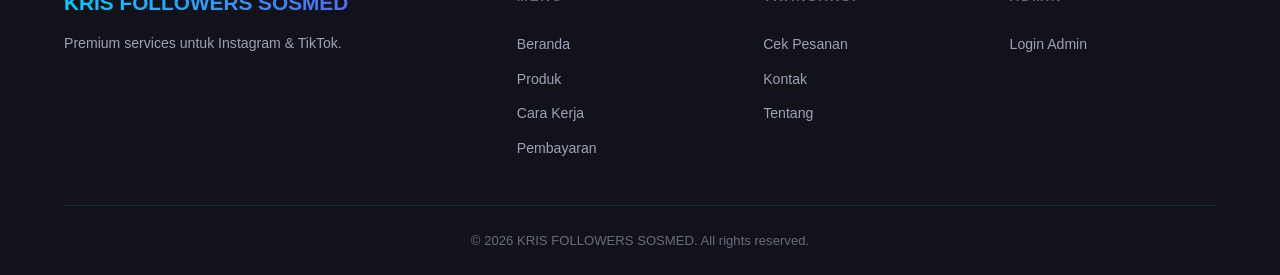
<file: produk.html>
<!doctype html>
<html lang="id">
<head>
  <meta charset="utf-8" />
  <meta name="viewport" content="width=device-width, initial-scale=1" />
  <title>Produk - KRIS FOLLOWERS SOSMED</title>
  <link rel="stylesheet" href="assets/css/base.css" />
  <link rel="stylesheet" href="assets/css/components.css" />
  <style>
    .page-wrap{padding-top:140px}
    .products-top{display:flex;gap:16px;align-items:flex-end;justify-content:space-between;flex-wrap:wrap;margin-bottom:22px}
    .filters{display:flex;gap:10px;flex-wrap:wrap}
    .filter-btn{cursor:pointer;padding:10px 14px;border-radius:999px;border:1px solid var(--border-color);background:rgba(255,255,255,.02);color:var(--text-secondary);transition:var(--transition);font-weight:700;font-size:.85rem}
    .filter-btn:hover{border-color:var(--border-glow);box-shadow:var(--shadow-glow)}
    .filter-btn.active{background:rgba(0,212,255,.08);color:var(--primary);border-color:rgba(0,212,255,.35)}

    .search-box{display:flex;gap:10px;align-items:center}
    .search-box input{width:280px;max-width:80vw;padding:12px 14px;background:var(--bg-dark);border:1px solid var(--border-color);border-radius:var(--radius-sm);color:var(--text-primary);outline:none}

    .products-grid{display:grid;grid-template-columns:repeat(3,1fr);gap:18px}
    @media (max-width: 980px){.products-grid{grid-template-columns:repeat(2,1fr)}}
    @media (max-width: 640px){.products-grid{grid-template-columns:1fr}}

    .product-card{background:var(--bg-glass-2);border:1px solid var(--border-color);border-radius:var(--radius-md);padding:18px;backdrop-filter:blur(16px);-webkit-backdrop-filter:blur(16px);transition:var(--transition);box-shadow:var(--shadow-sm)}
    .product-card:hover{transform:translateY(-6px);border-color:var(--border-glow);box-shadow:var(--shadow-glow)}
    .product-category{color:var(--text-muted);text-transform:uppercase;letter-spacing:2px;font-size:.72rem;font-weight:800;margin-bottom:10px}
    .product-name{font-weight:900;font-size:1.05rem;margin-bottom:10px}
    .product-price{font-weight:900;font-size:1.35rem;background:var(--gradient-primary);-webkit-background-clip:text;-webkit-text-fill-color:transparent;background-clip:text;margin-bottom:8px}
    .product-desc{color:var(--text-secondary);font-size:.9rem;margin-bottom:16px}

    .product-actions{display:flex;justify-content:flex-start;gap:10px}
    .no-results{padding:60px 20px}
  </style>
</head>
<body>
  <div id="loading-screen" class="loading-screen" aria-live="polite" aria-busy="true">
    <div class="loading-icon">✦</div>
    <div class="loading-logo">KRIS FOLLOWERS SOSMED</div>
    <div class="loading-sub">Premium Social Media Growth</div>
    <div class="loading-bar-wrapper"><div class="loading-bar"></div></div>
  </div>

  <header class="header">
    <div class="header-inner">
      <a class="header-logo" href="index.html">
        <span class="header-logo-icon">K</span>
        <span>KRIS FOLLOWERS SOSMED</span>
      </a>
      <nav class="nav-links">
        <a href="beranda.html">Beranda</a>
        <a class="active" href="produk.html">Produk</a>
        <a href="cara-kerja.html">Cara Kerja</a>
        <a href="pembayaran.html">Pembayaran</a>
        <a href="cek-pesanan.html">Cek Pesanan</a>
        <a href="kontak.html">Kontak</a>
        <a href="tentang.html">Tentang</a>
      </nav>
      <button class="hamburger" type="button" aria-label="Buka menu">
        <span></span><span></span><span></span>
      </button>
    </div>
  </header>

  <!-- Order Modal (Dipakai oleh assets/js/main.js) -->
  <div id="order-modal" class="modal-overlay" role="dialog" aria-modal="true" aria-label="Form Pesanan">
    <div class="modal">
      <div class="modal-header">
        <h2>Form Pemesanan</h2>
        <button class="modal-close" type="button" aria-label="Tutup" onclick="closeOrderModal()">✕</button>
      </div>

      <div class="glass-card" style="padding:18px;margin-bottom:16px">
        <div style="display:flex;gap:16px;flex-wrap:wrap;align-items:center">
          <div>
            <div style="color:var(--text-muted);font-size:.82rem;font-weight:800;text-transform:uppercase;letter-spacing:2px">Produk</div>
            <div id="modal-product-name" style="font-weight:900;margin-top:6px">-</div>
          </div>
          <div>
            <div style="color:var(--text-muted);font-size:.82rem;font-weight:800;text-transform:uppercase;letter-spacing:2px">Harga</div>
            <div id="modal-product-price" style="font-weight:900;color:var(--primary);margin-top:6px">-</div>
          </div>
        </div>
      </div>

      <form onsubmit="event.preventDefault();submitOrder()">
        <input type="hidden" id="order-product" />

        <div class="form-group">
          <label for="order-name">Nama</label>
          <input id="order-name" type="text" placeholder="Masukkan nama" autocomplete="name" />
        </div>

        <div class="form-group">
          <label for="order-username">Username / Link Akun</label>
          <input id="order-username" type="text" placeholder="Contoh: @username atau link akun" autocomplete="off" />
        </div>

        <div class="form-group">
          <label for="order-amount">Jumlah (otomatis)</label>
          <input id="order-amount" type="number" min="1" step="1" disabled />
        </div>

        <div class="form-group">
          <label for="order-wa">Nomor WhatsApp</label>
          <input id="order-wa" type="tel" placeholder="Contoh: 08xxxxxxxxxx" autocomplete="tel" />
        </div>

        <div style="display:flex;gap:12px;flex-wrap:wrap;justify-content:flex-end">
          <button class="btn btn-secondary" type="button" onclick="closeOrderModal()">Batal</button>
          <button class="btn btn-primary" type="submit">Buat Pesanan</button>
        </div>
      </form>
    </div>
  </div>

  <main>
    <section class="section page-wrap">
      <div class="container">
        <div class="products-top">
          <div>
            <div class="section-label">Produk</div>
            <h1 class="section-title" style="margin-bottom:6px">Paket Premium</h1>
            <p class="section-subtitle" style="margin-bottom:0">Pilih layanan, tentukan jumlah, lalu buat pesanan.</p>
          </div>

          <div class="search-box">
            <input id="product-search" type="search" placeholder="Cari produk..." />
          </div>
        </div>

        <div class="filters" style="margin-bottom:20px">
          <button class="filter-btn active" type="button" data-filter="all">Semua</button>
          <button class="filter-btn" type="button" data-filter="instagram-followers">IG Followers</button>
          <button class="filter-btn" type="button" data-filter="instagram-like">IG Like</button>
          <button class="filter-btn" type="button" data-filter="tiktok-followers">TikTok Followers</button>
          <button class="filter-btn" type="button" data-filter="tiktok-like">TikTok Like</button>
          <button class="filter-btn" type="button" data-filter="tiktok-view">TikTok View</button>
        </div>

        <div id="products-grid" class="products-grid"></div>
      </div>
    </section>
  </main>

  <footer class="footer">
    <div class="container">
      <div class="footer-grid">
        <div class="footer-brand">
          <h3>KRIS FOLLOWERS SOSMED</h3>
          <p>Premium services untuk Instagram & TikTok.</p>
        </div>
        <div class="footer-col">
          <h4>Menu</h4>
          <a href="beranda.html">Beranda</a>
          <a href="produk.html">Produk</a>
          <a href="cara-kerja.html">Cara Kerja</a>
          <a href="pembayaran.html">Pembayaran</a>
        </div>
        <div class="footer-col">
          <h4>Transaksi</h4>
          <a href="cek-pesanan.html">Cek Pesanan</a>
          <a href="kontak.html">Kontak</a>
          <a href="tentang.html">Tentang</a>
        </div>
        <div class="footer-col">
          <h4>Admin</h4>
          <a href="admin-login.html">Login Admin</a>
        </div>
      </div>
      <div class="footer-bottom">© <span id="year"></span> KRIS FOLLOWERS SOSMED. All rights reserved.</div>
    </div>
  </footer>

  <script>document.getElementById('year').textContent = new Date().getFullYear();</script>
  <script defer src="assets/js/main.js"></script>
</body>
</html>
</file>
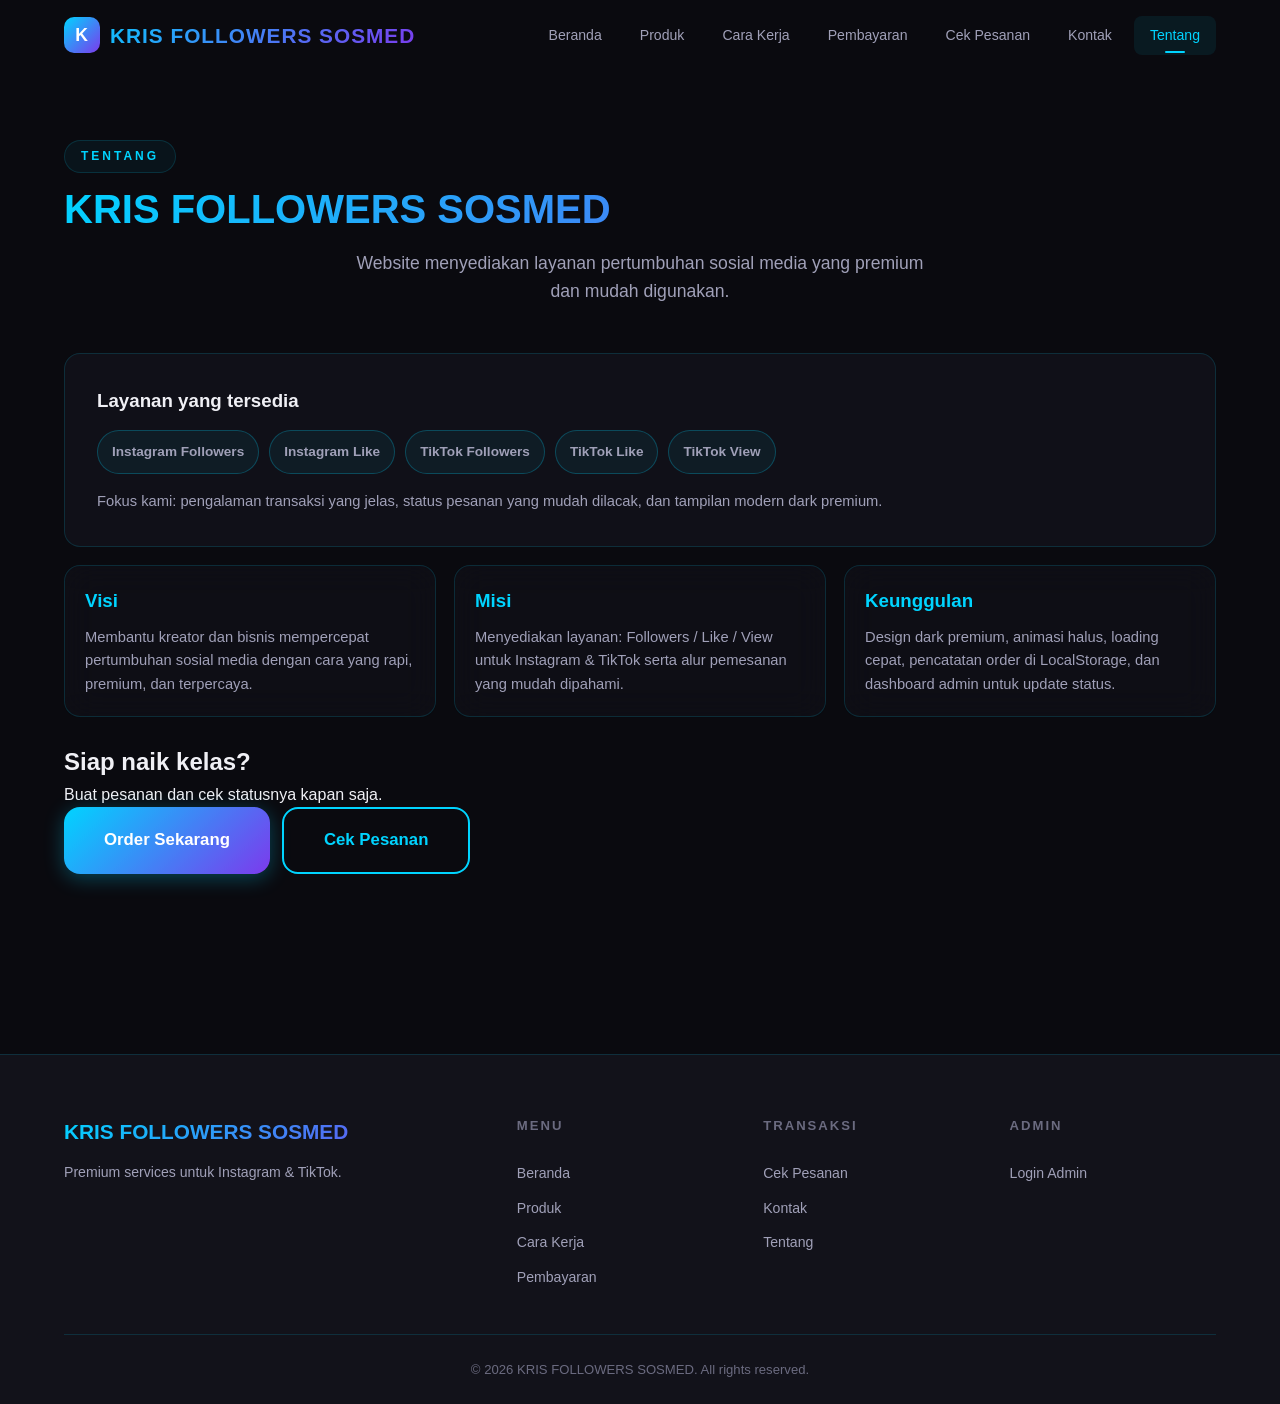
<file: tentang.html>
<!doctype html>
<html lang="id">
<head>
  <meta charset="utf-8" />
  <meta name="viewport" content="width=device-width, initial-scale=1" />
  <title>Tentang - KRIS FOLLOWERS SOSMED</title>
  <link rel="stylesheet" href="assets/css/base.css" />
  <link rel="stylesheet" href="assets/css/components.css" />
  <style>
    .about-grid{display:grid;grid-template-columns:1fr 1fr 1fr;gap:18px}
    @media (max-width: 980px){.about-grid{grid-template-columns:1fr}}
    .about-card{background:var(--bg-glass-2);border:1px solid var(--border-color);border-radius:var(--radius-md);padding:20px;backdrop-filter:blur(16px);-webkit-backdrop-filter:blur(16px);}
    .about-card h3{margin-bottom:10px}
    .about-card p{color:var(--text-secondary);font-size:.92rem}
    .services{display:flex;flex-wrap:wrap;gap:10px;margin-top:14px}
    .pill{padding:10px 14px;border-radius:999px;border:1px solid rgba(0,212,255,.25);background:rgba(0,212,255,.06);color:var(--text-secondary);font-weight:800;font-size:.85rem}
  </style>
</head>
<body>
  <div id="loading-screen" class="loading-screen" aria-live="polite" aria-busy="true">
    <div class="loading-icon">✦</div>
    <div class="loading-logo">KRIS FOLLOWERS SOSMED</div>
    <div class="loading-sub">Premium Social Media Growth</div>
    <div class="loading-bar-wrapper"><div class="loading-bar"></div></div>
  </div>

  <header class="header">
    <div class="header-inner">
      <a class="header-logo" href="index.html">
        <span class="header-logo-icon">K</span>
        <span>KRIS FOLLOWERS SOSMED</span>
      </a>
      <nav class="nav-links">
        <a href="beranda.html">Beranda</a>
        <a href="produk.html">Produk</a>
        <a href="cara-kerja.html">Cara Kerja</a>
        <a href="pembayaran.html">Pembayaran</a>
        <a href="cek-pesanan.html">Cek Pesanan</a>
        <a href="kontak.html">Kontak</a>
        <a class="active" href="tentang.html">Tentang</a>
      </nav>
      <button class="hamburger" type="button" aria-label="Buka menu">
        <span></span><span></span><span></span>
      </button>
    </div>
  </header>

  <main>
    <section class="section" style="padding-top:140px">
      <div class="container">
        <div class="section-label">Tentang</div>
        <h1 class="section-title">KRIS FOLLOWERS SOSMED</h1>
        <p class="section-subtitle">Website menyediakan layanan pertumbuhan sosial media yang premium dan mudah digunakan.</p>

        <div class="glass-card" style="margin-top:26px">
          <h3 style="margin-bottom:10px">Layanan yang tersedia</h3>
          <div class="services">
            <div class="pill">Instagram Followers</div>
            <div class="pill">Instagram Like</div>
            <div class="pill">TikTok Followers</div>
            <div class="pill">TikTok Like</div>
            <div class="pill">TikTok View</div>
          </div>
          <p style="margin-top:16px;color:var(--text-secondary);font-size:.92rem">
            Fokus kami: pengalaman transaksi yang jelas, status pesanan yang mudah dilacak, dan tampilan modern dark premium.
          </p>
        </div>

        <div class="about-grid" style="margin-top:18px">
          <div class="about-card">
            <h3 style="color:var(--primary)">Visi</h3>
            <p>Membantu kreator dan bisnis mempercepat pertumbuhan sosial media dengan cara yang rapi, premium, dan terpercaya.</p>
          </div>
          <div class="about-card">
            <h3 style="color:var(--primary)">Misi</h3>
            <p>Menyediakan layanan: Followers / Like / View untuk Instagram & TikTok serta alur pemesanan yang mudah dipahami.</p>
          </div>
          <div class="about-card">
            <h3 style="color:var(--primary)">Keunggulan</h3>
            <p>Design dark premium, animasi halus, loading cepat, pencatatan order di LocalStorage, dan dashboard admin untuk update status.</p>
          </div>
        </div>

        <div class="cta-band" style="margin-top:26px">
          <div>
            <h2>Siap naik kelas?</h2>
            <p>Buat pesanan dan cek statusnya kapan saja.</p>
          </div>
          <div style="display:flex;gap:12px;flex-wrap:wrap">
            <a class="btn btn-primary btn-lg" href="produk.html">Order Sekarang</a>
            <a class="btn btn-secondary btn-lg" href="cek-pesanan.html">Cek Pesanan</a>
          </div>
        </div>
      </div>
    </section>
  </main>

  <footer class="footer">
    <div class="container">
      <div class="footer-grid">
        <div class="footer-brand">
          <h3>KRIS FOLLOWERS SOSMED</h3>
          <p>Premium services untuk Instagram & TikTok.</p>
        </div>
        <div class="footer-col">
          <h4>Menu</h4>
          <a href="beranda.html">Beranda</a>
          <a href="produk.html">Produk</a>
          <a href="cara-kerja.html">Cara Kerja</a>
          <a href="pembayaran.html">Pembayaran</a>
        </div>
        <div class="footer-col">
          <h4>Transaksi</h4>
          <a href="cek-pesanan.html">Cek Pesanan</a>
          <a href="kontak.html">Kontak</a>
          <a href="tentang.html">Tentang</a>
        </div>
        <div class="footer-col">
          <h4>Admin</h4>
          <a href="admin-login.html">Login Admin</a>
        </div>
      </div>
      <div class="footer-bottom">© <span id="year"></span> KRIS FOLLOWERS SOSMED. All rights reserved.</div>
    </div>
  </footer>

  <script>document.getElementById('year').textContent = new Date().getFullYear();</script>
  <script defer src="assets/js/main.js"></script>
</body>
</html>
</file>
<file: assets/css/base.css>
/* ============================================
   KRIS FOLLOWERS SOSMED - Base Styles
   ============================================ */

:root {
    --primary: #00d4ff;
    --primary-dark: #0099cc;
    --secondary: #7c3aed;
    --secondary-dark: #5b21b6;
    --accent: #f59e0b;
    --bg-dark: #0a0a0f;
    --bg-card: #12121a;
    --bg-card-hover: #1a1a28;
    --bg-glass: rgba(18, 18, 26, 0.85);
    --bg-glass-2: rgba(18, 18, 26, 0.6);
    --text-primary: #f0f0f5;
    --text-secondary: #a0a0b8;
    --text-muted: #6b6b80;
    --border-color: rgba(0, 212, 255, 0.15);
    --border-glow: rgba(0, 212, 255, 0.3);
    --shadow-sm: 0 2px 8px rgba(0, 0, 0, 0.3);
    --shadow-md: 0 8px 32px rgba(0, 0, 0, 0.4);
    --shadow-lg: 0 16px 64px rgba(0, 0, 0, 0.5);
    --shadow-glow: 0 0 20px rgba(0, 212, 255, 0.15);
    --shadow-glow-secondary: 0 0 20px rgba(124, 58, 237, 0.15);
    --gradient-primary: linear-gradient(135deg, #00d4ff, #7c3aed);
    --gradient-primary-reverse: linear-gradient(135deg, #7c3aed, #00d4ff);
    --gradient-bg: linear-gradient(135deg, #0a0a0f 0%, #12121a 50%, #0f0f18 100%);
    --gradient-card: linear-gradient(135deg, rgba(0, 212, 255, 0.05), rgba(124, 58, 237, 0.05));
    --radius-sm: 8px;
    --radius-md: 16px;
    --radius-lg: 24px;
    --radius-xl: 32px;
    --transition: all 0.3s cubic-bezier(0.4, 0, 0.2, 1);
    --transition-slow: all 0.5s cubic-bezier(0.4, 0, 0.2, 1);
    --font-main: 'Segoe UI', -apple-system, BlinkMacSystemFont, sans-serif;
    --header-height: 72px;
    --max-width: 1200px;
}

*, *::before, *::after {
    margin: 0;
    padding: 0;
    box-sizing: border-box;
}

html {
    scroll-behavior: smooth;
    font-size: 16px;
}

body {
    font-family: var(--font-main);
    background: var(--bg-dark);
    color: var(--text-primary);
    line-height: 1.6;
    min-height: 100vh;
    overflow-x: hidden;
    -webkit-font-smoothing: antialiased;
}

a { text-decoration: none; color: inherit; }
ul { list-style: none; }
img { max-width: 100%; height: auto; display: block; }

::-webkit-scrollbar { width: 8px; }
::-webkit-scrollbar-track { background: var(--bg-dark); }
::-webkit-scrollbar-thumb { background: var(--border-color); border-radius: 4px; }
::-webkit-scrollbar-thumb:hover { background: var(--border-glow); }

.container {
    max-width: var(--max-width);
    margin: 0 auto;
    padding: 0 24px;
}

.section {
    padding: 100px 0;
    position: relative;
}

.text-center { text-align: center; }

.section-label {
    display: inline-block;
    font-size: 0.75rem;
    font-weight: 700;
    text-transform: uppercase;
    letter-spacing: 3px;
    color: var(--primary);
    margin-bottom: 12px;
    padding: 6px 16px;
    border: 1px solid var(--border-color);
    border-radius: 100px;
    background: rgba(0, 212, 255, 0.05);
}

.section-title {
    font-size: 2.5rem;
    font-weight: 800;
    margin-bottom: 16px;
    line-height: 1.2;
    background: var(--gradient-primary);
    -webkit-background-clip: text;
    -webkit-text-fill-color: transparent;
    background-clip: text;
}

.section-subtitle {
    font-size: 1.1rem;
    color: var(--text-secondary);
    max-width: 600px;
    margin: 0 auto 48px;
    text-align: center;
}

.glass-card {
    background: var(--bg-glass);
    backdrop-filter: blur(20px);
    -webkit-backdrop-filter: blur(20px);
    border: 1px solid var(--border-color);
    border-radius: var(--radius-md);
    padding: 32px;
    transition: var(--transition);
}

.glass-card:hover {
    background: var(--bg-card-hover);
    border-color: var(--border-glow);
    box-shadow: var(--shadow-glow);
    transform: translateY(-4px);
}

.floating {
    animation: floating 3s ease-in-out infinite;
}

@keyframes floating {
    0%, 100% { transform: translateY(0); }
    50% { transform: translateY(-10px); }
}

.glow-primary {
    box-shadow: 0 0 20px rgba(0, 212, 255, 0.15), 0 0 40px rgba(0, 212, 255, 0.05);
}

.glow-secondary {
    box-shadow: 0 0 20px rgba(124, 58, 237, 0.15), 0 0 40px rgba(124, 58, 237, 0.05);
}

@keyframes fadeInUp {
    from { opacity: 0; transform: translateY(30px); }
    to { opacity: 1; transform: translateY(0); }
}

@keyframes fadeIn {
    from { opacity: 0; }
    to { opacity: 1; }
}
</file>
<file: assets/css/components.css>
/* ============================================
   KRIS FOLLOWERS SOSMED - Components
   ============================================ */

/* === Loading Screen === */
.loading-screen {
    position: fixed;
    top: 0; left: 0;
    width: 100%; height: 100%;
    background: var(--bg-dark);
    display: flex;
    flex-direction: column;
    align-items: center;
    justify-content: center;
    z-index: 99999;
    transition: opacity 0.5s ease, visibility 0.5s ease;
}
.loading-screen.hidden { opacity: 0; visibility: hidden; pointer-events: none; }
.loading-logo {
    font-size: 2rem; font-weight: 900;
    background: var(--gradient-primary);
    -webkit-background-clip: text; -webkit-text-fill-color: transparent;
    background-clip: text;
    margin-bottom: 24px; letter-spacing: 2px;
    animation: loadingPulse 1s ease-in-out infinite;
}
.loading-sub {
    font-size: 0.85rem; color: var(--text-muted);
    margin-bottom: 40px; letter-spacing: 4px; text-transform: uppercase;
}
.loading-bar-wrapper { width: 240px; height: 4px; background: rgba(255,255,255,0.05); border-radius: 4px; overflow: hidden; }
.loading-bar { height: 100%; width: 0%; background: var(--gradient-primary); border-radius: 4px; animation: loadingProgress 0.8s ease-in-out forwards; }
.loading-icon { margin-bottom: 24px; font-size: 3rem; animation: loadingSpin 1s linear infinite; }
@keyframes loadingPulse { 0%,100%{opacity:1} 50%{opacity:0.6} }
@keyframes loadingSpin { 0%{transform:rotate(0deg)} 100%{transform:rotate(360deg)} }
@keyframes loadingProgress { 0%{width:0%} 50%{width:70%} 100%{width:100%} }

/* === Buttons === */
.btn {
    display: inline-flex; align-items: center; justify-content: center; gap: 10px;
    padding: 14px 32px; font-size: 0.95rem; font-weight: 600;
    border: none; border-radius: var(--radius-sm); cursor: pointer;
    transition: var(--transition); position: relative; overflow: hidden;
    font-family: var(--font-main);
}
.btn::before {
    content: ''; position: absolute; top: 0; left: -100%; width: 100%; height: 100%;
    background: linear-gradient(90deg, transparent, rgba(255,255,255,0.1), transparent);
    transition: left 0.5s ease;
}
.btn:hover::before { left: 100%; }
.btn-primary {
    background: var(--gradient-primary); color: #fff;
    box-shadow: 0 4px 20px rgba(0,212,255,0.3);
}
.btn-primary:hover { transform: translateY(-2px); box-shadow: 0 8px 32px rgba(0,212,255,0.4); }
.btn-secondary {
    background: transparent; color: var(--primary); border: 2px solid var(--primary);
}
.btn-secondary:hover { background: rgba(0,212,255,0.1); transform: translateY(-2px); box-shadow: 0 4px 20px rgba(0,212,255,0.2); }
.btn-accent {
    background: var(--gradient-primary-reverse); color: #fff;
    box-shadow: 0 4px 20px rgba(124,58,237,0.3);
}
.btn-accent:hover { transform: translateY(-2px); box-shadow: 0 8px 32px rgba(124,58,237,0.4); }
.btn-sm { padding: 10px 20px; font-size: 0.85rem; }
.btn-lg { padding: 18px 40px; font-size: 1.05rem; border-radius: var(--radius-md); }
.btn-whatsapp { background: #25D366; color: #fff; box-shadow: 0 4px 20px rgba(37,211,102,0.3); }
.btn-whatsapp:hover { transform: translateY(-2px); box-shadow: 0 8px 32px rgba(37,211,102,0.4); }
.btn-email { background: #EA4335; color: #fff; box-shadow: 0 4px 20px rgba(234,67,53,0.3); }
.btn-email:hover { transform: translateY(-2px); box-shadow: 0 8px 32px rgba(234,67,53,0.4); }

/* === Header === */
.header {
    position: fixed; top: 0; left: 0; width: 100%; z-index: 1000;
    padding: 16px 0; transition: var(--transition); background: transparent;
}
.header.scrolled {
    background: rgba(10,10,15,0.95); backdrop-filter: blur(20px);
    border-bottom: 1px solid var(--border-color); padding: 10px 0;
}
.header-inner {
    display: flex; align-items: center; justify-content: space-between;
    max-width: var(--max-width); margin: 0 auto; padding: 0 24px;
}
.header-logo {
    display: flex; align-items: center; gap: 10px;
    font-size: 1.3rem; font-weight: 900;
    background: var(--gradient-primary);
    -webkit-background-clip: text; -webkit-text-fill-color: transparent;
    background-clip: text; letter-spacing: 1px;
}
.header-logo-icon {
    width: 36px; height: 36px; background: var(--gradient-primary);
    border-radius: 10px; display: flex; align-items: center; justify-content: center;
    font-size: 1.1rem; color: #fff; -webkit-text-fill-color: #fff;
}
.nav-links { display: flex; align-items: center; gap: 6px; }
.nav-links a {
    padding: 8px 16px; font-size: 0.88rem; font-weight: 500;
    color: var(--text-secondary); border-radius: var(--radius-sm);
    transition: var(--transition); position: relative;
}
.nav-links a:hover, .nav-links a.active { color: var(--primary); background: rgba(0,212,255,0.08); }
.nav-links a.active::after {
    content: ''; position: absolute; bottom: 2px; left: 50%;
    transform: translateX(-50%); width: 20px; height: 2px;
    background: var(--primary); border-radius: 2px;
}
.hamburger {
    display: none; flex-direction: column; gap: 5px;
    cursor: pointer; padding: 8px; background: none; border: none;
}
.hamburger span { width: 24px; height: 2px; background: var(--text-primary); border-radius: 2px; transition: var(--transition); }
.hamburger.active span:nth-child(1) { transform: rotate(45deg) translate(5px,5px); }
.hamburger.active span:nth-child(2) { opacity: 0; }
.hamburger.active span:nth-child(3) { transform: rotate(-45deg) translate(5px,-5px); }

/* === Footer === */
.footer {
    background: var(--bg-card); border-top: 1px solid var(--border-color);
    padding: 60px 0 24px; margin-top: 80px;
}
.footer-grid { display: grid; grid-template-columns: 2fr 1fr 1fr 1fr; gap: 40px; margin-bottom: 40px; }
.footer-brand h3 {
    font-size: 1.3rem; font-weight: 900;
    background: var(--gradient-primary);
    -webkit-background-clip: text; -webkit-text-fill-color: transparent;
    background-clip: text; margin-bottom: 12px;
}
.footer-brand p { font-size: 0.88rem; color: var(--text-secondary); line-height: 1.8; max-width: 300px; }
.footer-col h4 { font-size: 0.82rem; font-weight: 700; text-transform: uppercase; letter-spacing: 2px; color: var(--text-muted); margin-bottom: 20px; }
.footer-col a { display: block; font-size: 0.88rem; color: var(--text-secondary); padding: 6px 0; transition: var(--transition); }
.footer-col a:hover { color: var(--primary); padding-left: 4px; }
.footer-bottom { text-align: center; padding-top: 24px; border-top: 1px solid var(--border-color); font-size: 0.82rem; color: var(--text-muted); }

/* === Modal === */
.modal-overlay {
    position: fixed; top: 0; left: 0; width: 100%; height: 100%;
    background: rgba(0,0,0,0.7); backdrop-filter: blur(10px);
    z-index: 9999; display: none; align-items: center; justify-content: center;
    padding: 20px; animation: fadeIn 0.3s ease;
}
.modal-overlay.active { display: flex; }
.modal {
    background: var(--bg-card); border: 1px solid var(--border-color);
    border-radius: var(--radius-lg); padding: 40px;
    max-width: 520px; width: 100%; max-height: 90vh; overflow-y: auto;
    animation: modalSlideIn 0.3s ease;
}
@keyframes modalSlideIn {
    from { opacity: 0; transform: translateY(20px) scale(0.95); }
    to { opacity: 1; transform: translateY(0) scale(1); }
}
.modal-header { display: flex; align-items: center; justify-content: space-between; margin-bottom: 24px; }
.modal-header h2 { font-size: 1.3rem; font-weight: 700; }
.modal-close { width: 36px; height: 36px; background: rgba(255,255,255,0.05); border: 1px solid var(--border-color); border-radius: 50%; color: var(--text-secondary); cursor: pointer; display: flex; align-items: center; justify-content: center; transition: var(--transition); font-size: 1.1rem; }
.modal-close:hover { background: rgba(255,255,255,0.1); color: var(--text-primary); }
.form-group { margin-bottom: 20px; }
.form-group label { display: block; font-size: 0.85rem; font-weight: 600; color: var(--text-secondary); margin-bottom: 8px; }
.form-group input, .form-group select, .form-group textarea {
    width: 100%; padding: 12px 16px; background: var(--bg-dark);
    border: 1px solid var(--border-color); border-radius: var(--radius-sm);
    color: var(--text-primary); font-size: 0.92rem; font-family: var(--font-main);
    transition: var(--transition); outline: none;
}
.form-group input:focus, .form-group select:focus, .form-group textarea:focus { border-color: var(--primary); box-shadow: 0 0 12px rgba(0,212,255,0.1); }
.form-group select option { background: var(--bg-card); color: var(--text-primary); }
.form-group textarea { min-height: 80px; resize: vertical; }

/* === Toast === */
.toast {
    position: fixed; bottom: 24px; right: 24px;
    background: var(--bg-card); border: 1px solid var(--border-color);
    border-radius: var(--radius-sm); padding: 16px 24px;
    z-index: 99999; display: none; animation: toastSlideIn 0.3s ease;
    max-width: 380px; box-shadow: var(--shadow-lg);
}
.toast.active { display: flex; align-items: center; gap: 12px; }
.toast-icon { font-size: 1.3rem; }
.toast.success .toast-icon { color: #22c55e; }
.toast.error .toast-icon { color: #ef4444; }
.toast.info .toast-icon { color: var(--primary); }
.toast-message { font-size: 0.88rem; color: var(--text-secondary); }
@keyframes toastSlideIn {
    from { opacity: 0; transform: translateX(100px); }
    to { opacity: 1; transform: translateX(0); }
}

/* === Status Badge === */
.status-badge { display: inline-block; padding: 4px 12px; border-radius: 100px; font-size: 0.75rem; font-weight: 700; text-transform: uppercase; letter-spacing: 1px; }
.status-badge.pending { background: rgba(245,158,11,0.15); color: var(--accent); }
.status-badge.processing { background: rgba(0,212,255,0.15); color: var(--primary); }
.status-badge.completed { background: rgba(34,197,94,0.15); color: #22c55e; }

/* === Admin Red Badge === */
.bb-badge-red {
    width: 22px; height: 22px;
    border-radius: 999px;
    background: rgba(239,68,68,0.18);
    border: 1px solid rgba(239,68,68,0.45);
    color: #ef4444;
    font-weight: 900;
    font-size: 0.75rem;
    align-items: center;
    justify-content: center;
    box-shadow: 0 0 20px rgba(239,68,68,0.15);
    animation: bbBadgePulse 1.6s ease-in-out infinite;
}
@keyframes bbBadgePulse {
    0%,100% { transform: scale(1); }
    50% { transform: scale(1.08); }
}


/* === Page Hero === */
.page-hero { padding: 140px 0 60px; text-align: center; position: relative; }
.page-hero::before { content: ''; position: absolute; top: 0; left: 0; width: 100%; height: 100%; background: radial-gradient(ellipse at center, rgba(0,212,255,0.06), transparent 70%); pointer-events: none; }
.page-hero h1 { font-size: 2.5rem; font-weight: 900; margin-bottom: 12px; }
.page-hero p { color: var(--text-secondary); font-size: 1.05rem; max-width: 500px; margin: 0 auto; }

/* === Copy Button === */
.copy-btn { padding: 8px 16px; background: rgba(0,212,255,0.1); border: 1px solid var(--border-color); border-radius: var(--radius-sm); color: var(--primary); cursor: pointer; font-size: 0.82rem; font-weight: 600; transition: var(--transition); font-family: var(--font-main); }
.copy-btn:hover { background: rgba(0,212,255,0.2); }

/* === Admin Login === */
.admin-login-wrapper { min-height: 100vh; display: flex; align-items: center; justify-content: center; padding: 24px; background: var(--gradient-bg); }
.admin-login-box { background: var(--bg-card); border: 1px solid var(--border-color); border-radius: var(--radius-lg); padding: 48px 40px; max-width: 420px; width: 100%; }
.admin-login-box h1 { text-align: center; font-size: 1.5rem; font-weight: 800; margin-bottom: 8px; }
.admin-login-box p { text-align: center; color: var(--text-muted); font-size: 0.88rem; margin-bottom: 32px; }
.admin-login-error { background: rgba(239,68,68,0.1); border: 1px solid rgba(239,68,68,0.3); border-radius: var(--radius-sm); padding: 12px 16px; color: #ef4444; font-size: 0.85rem; margin-bottom: 16px; display: none; }
.admin-login-error.show { display: block; }

/* === Admin === */
.admin-layout { display: flex; min-height: 100vh; }
.admin-sidebar { width: 260px; background: var(--bg-card); border-right: 1px solid var(--border-color); padding: 24px; flex-shrink: 0; display: flex; flex-direction: column; }
.admin-sidebar-brand { font-size: 1rem; font-weight: 900; background: var(--gradient-primary); -webkit-background-clip: text; -webkit-text-fill-color: transparent; background-clip: text; margin-bottom: 32px; padding-bottom: 16px; border-bottom: 1px solid var(--border-color); }
.admin-sidebar-nav { display: flex; flex-direction: column; gap: 4px; flex: 1; }
.admin-sidebar-nav a { padding: 10px 16px; border-radius: var(--radius-sm); font-size: 0.88rem; color: var(--text-secondary); transition: var(--transition); display: flex; align-items: center; gap: 10px; }
.admin-sidebar-nav a:hover { background: rgba(0,212,255,0.08); color: var(--primary); }
.admin-sidebar-nav a.active { background: rgba(0,212,255,0.1); color: var(--primary); }
.admin-main { flex: 1; padding: 32px; overflow-y: auto; }
.admin-header { display: flex; align-items: center; justify-content: space-between; margin-bottom: 32px; }
.admin-header h1 { font-size: 1.5rem; font-weight: 800; }
.admin-stats-grid { display: grid; grid-template-columns: repeat(auto-fit, minmax(200px,1fr)); gap: 20px; margin-bottom: 32px; }
.admin-stat-card { background: var(--bg-card); border: 1px solid var(--border-color); border-radius: var(--radius-sm); padding: 24px; }
.admin-stat-card h3 { font-size: 0.8rem; color: var(--text-muted); text-transform: uppercase; letter-spacing: 1px; margin-bottom: 8px; }
.admin-stat-card .value { font-size: 2rem; font-weight: 800; background: var(--gradient-primary); -webkit-background-clip: text; -webkit-text-fill-color: transparent; background-clip: text; }
.admin-table { width: 100%; border-collapse: collapse; background: var(--bg-card); border: 1px solid var(--border-color); border-radius: var(--radius-sm); overflow: hidden; }
.admin-table th { text-align: left; padding: 14px 16px; font-size: 0.78rem; text-transform: uppercase; letter-spacing: 1px; color: var(--text-muted); border-bottom: 1px solid var(--border-color); font-weight: 700; }
.admin-table td { padding: 14px 16px; font-size: 0.88rem; border-bottom: 1px solid var(--border-color); color: var(--text-secondary); }
.admin-table tr:hover td { background: rgba(0,212,255,0.03); }
.admin-actions select { padding: 6px 12px; background: var(--bg-dark); border: 1px solid var(--border-color); border-radius: var(--radius-sm); color: var(--text-primary); font-size: 0.82rem; font-family: var(--font-main); cursor: pointer; }
.admin-logout-btn { padding: 10px 16px; background: rgba(239,68,68,0.1); border: 1px solid rgba(239,68,68,0.3); border-radius: var(--radius-sm); color: #ef4444; cursor: pointer; font-weight: 600; transition: var(--transition); font-family: var(--font-main); }
.admin-logout-btn:hover { background: rgba(239,68,68,0.2); }

/* === No Results === */
.no-results { text-align: center; padding: 60px 20px; color: var(--text-muted); }
.no-results .icon { font-size: 3rem; margin-bottom: 16px; }
.no-results h3 { font-size: 1.2rem; margin-bottom: 8px; color: var(--text-secondary); }

/* === Live Clock (Premium) === */
.kfs-clock-card{
    position: relative;
    background: rgba(18, 18, 26, 0.7);
    border: 1px solid rgba(0, 212, 255, 0.18);
    border-radius: 16px;
    padding: 12px 14px;
    backdrop-filter: blur(14px);
    -webkit-backdrop-filter: blur(14px);
    box-shadow: 0 0 0 1px rgba(0, 212, 255, 0.04), 0 16px 50px rgba(0,0,0,0.45);
    transition: var(--transition);
    min-width: 210px;
}

.kfs-clock-card:hover{
    transform: translateY(-2px);
    border-color: rgba(0, 212, 255, 0.35);
    box-shadow: var(--shadow-glow);
}
.kfs-fade-in{
    animation: kfsFadeIn 0.6s ease both;
}
@keyframes kfsFadeIn{from{opacity:0;transform:translateY(12px)}to{opacity:1;transform:translateY(0)}}

.kfs-clock-top{
    display:flex;
    align-items:center;
    gap:10px;
    margin-bottom:8px;
}
.kfs-clock-icon{
    width:34px;
    height:34px;
    border-radius: 12px;
    display:inline-flex;
    align-items:center;
    justify-content:center;
    background: linear-gradient(135deg, rgba(0,212,255,.12), rgba(124,58,237,.12));
    border: 1px solid rgba(0,212,255,.18);
    box-shadow: 0 0 20px rgba(0,212,255,.12);
    font-size: 1.05rem;
}
.kfs-clock-title{
    font-weight: 900;
    font-size: 0.78rem;
    letter-spacing: 2px;
    color: var(--text-muted);
}

.kfs-clock-time{
    display:flex;
    align-items: baseline;
    flex-wrap: wrap;
    gap: 6px;
    margin-bottom: 8px;
}
.kfs-clock-time span[id^="kfs-clock-"]{
    color: #fff;
}
.kfs-clock-time #kfs-clock-hh,
.kfs-clock-time #kfs-clock-mm,
.kfs-clock-time #kfs-clock-ss{
    font-size: 1.45rem;
    font-weight: 900;
    letter-spacing: 1px;
    background: var(--gradient-primary);
    -webkit-background-clip: text;
    -webkit-text-fill-color: transparent;
    background-clip: text;
    text-shadow: 0 0 18px rgba(0, 212, 255, 0.12);
    animation: kfsPulseGlow 1.8s ease-in-out infinite;
}
.kfs-clock-sep{color: var(--text-muted); font-weight: 900;}
.kfs-clock-wib{font-size: 0.86rem; font-weight: 900; color: var(--text-secondary); margin-left: 2px;}
@keyframes kfsPulseGlow{
    0%,100%{filter: drop-shadow(0 0 0 rgba(0,212,255,0))}
    50%{filter: drop-shadow(0 0 10px rgba(0,212,255,0.25))}
}

.kfs-clock-date{
    color: var(--text-secondary);
    font-size: 0.9rem;
    font-weight: 700;
    display:flex;
    flex-wrap:wrap;
    gap: 6px;
    align-items: baseline;
}

/* === Responsive === */
@media (max-width: 1024px) { .hero-title { font-size: 3rem; } }
@media (max-width: 768px) {
    .kfs-clock-card{min-width: 160px; padding: 10px 12px}
    .kfs-clock-time{gap:4px}
    .kfs-clock-time #kfs-clock-hh, .kfs-clock-time #kfs-clock-mm, .kfs-clock-time #kfs-clock-ss{font-size:1.25rem}

    .nav-links {
        display: none; position: fixed; top: var(--header-height); left: 0;
        width: 100%; background: rgba(10,10,15,0.98); backdrop-filter: blur(20px);
        flex-direction: column; padding: 16px; gap: 4px;
        border-bottom: 1px solid var(--border-color);
    }
    .nav-links.active { display: flex; }
    .nav-links a { width: 100%; padding: 12px 16px; }

    .hamburger { display: flex; }
    .hero-title { font-size: 2.2rem; }
    .section { padding: 60px 0; }
    .section-title { font-size: 1.8rem; }
    .footer-grid { grid-template-columns: 1fr 1fr; }
    .admin-layout { flex-direction: column; }
    .admin-sidebar { width: 100%; border-right: none; border-bottom: 1px solid var(--border-color); padding: 16px; }
    .admin-main { padding: 16px; }
}
@media (max-width: 480px) {
    .hero-title { font-size: 1.8rem; }
    .products-grid { grid-template-columns: 1fr; }
    .modal { padding: 24px; }
    .footer-grid { grid-template-columns: 1fr; }
}
</file>
